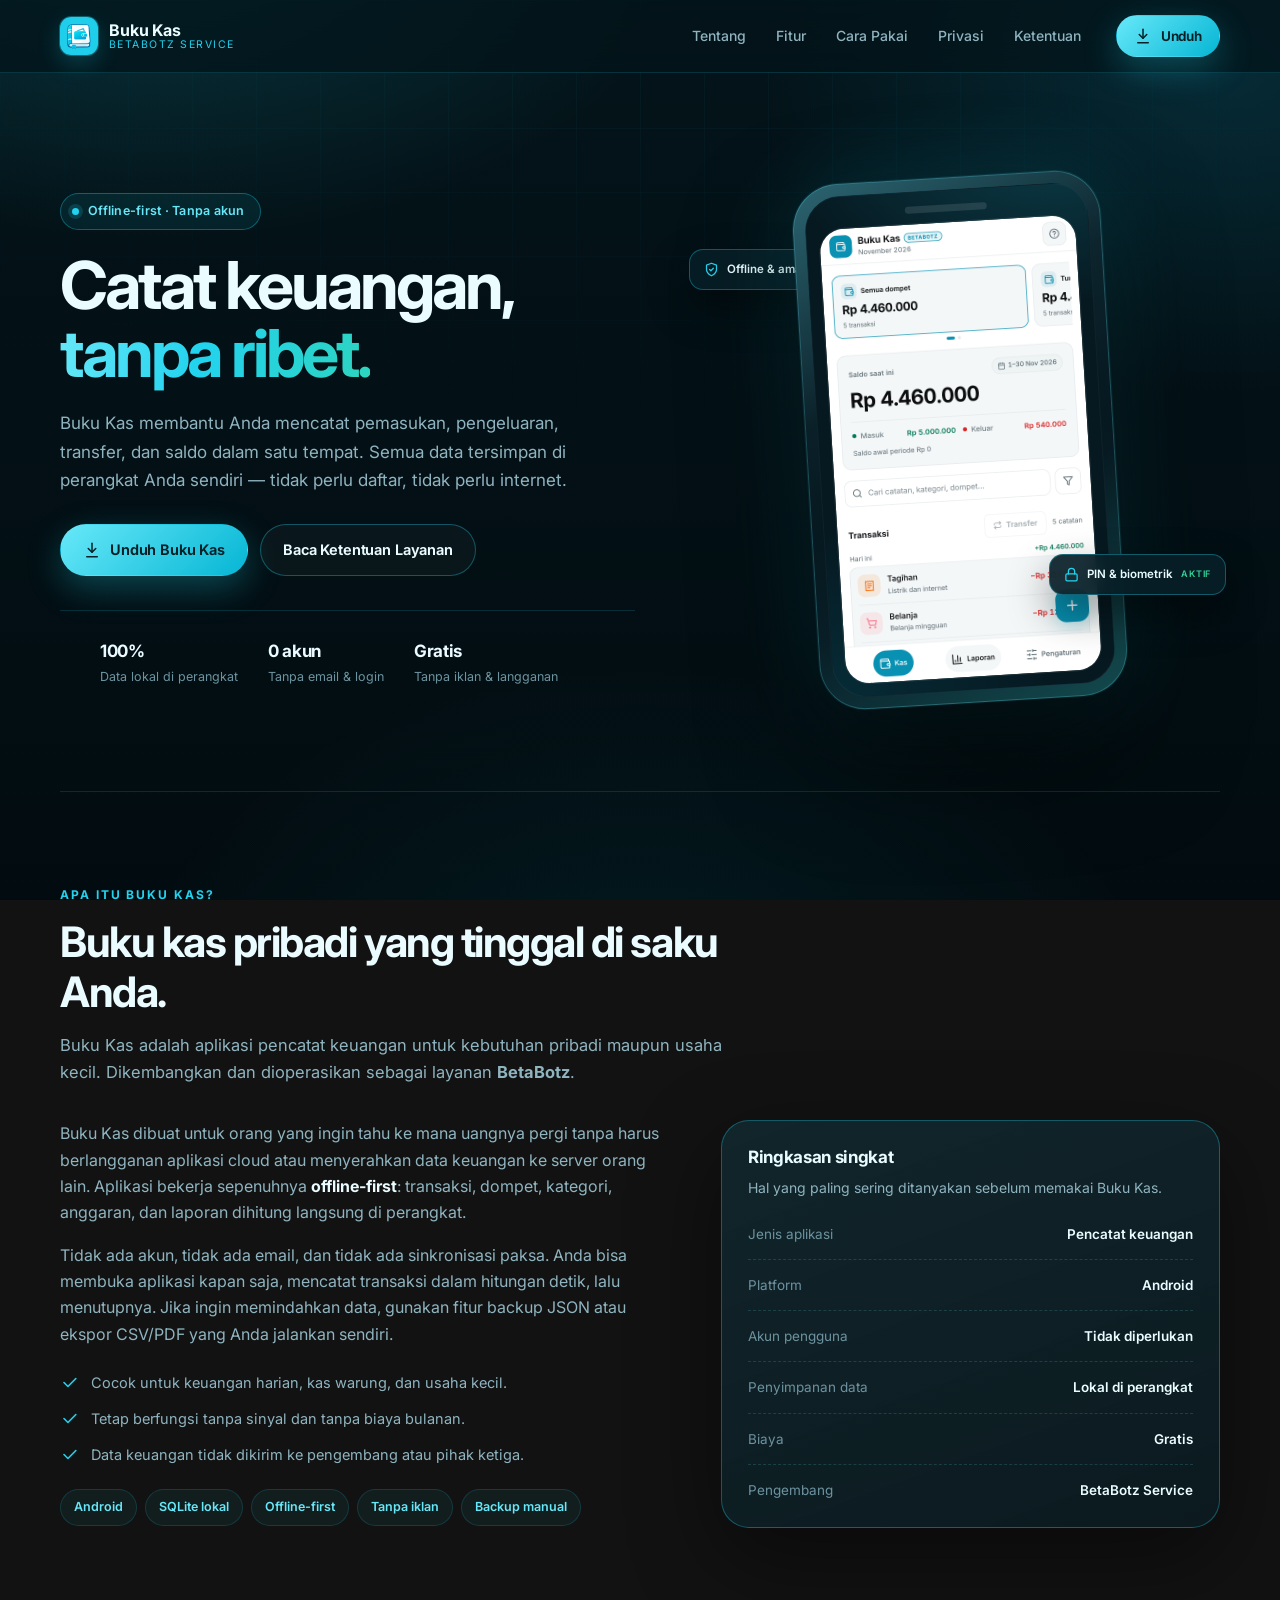
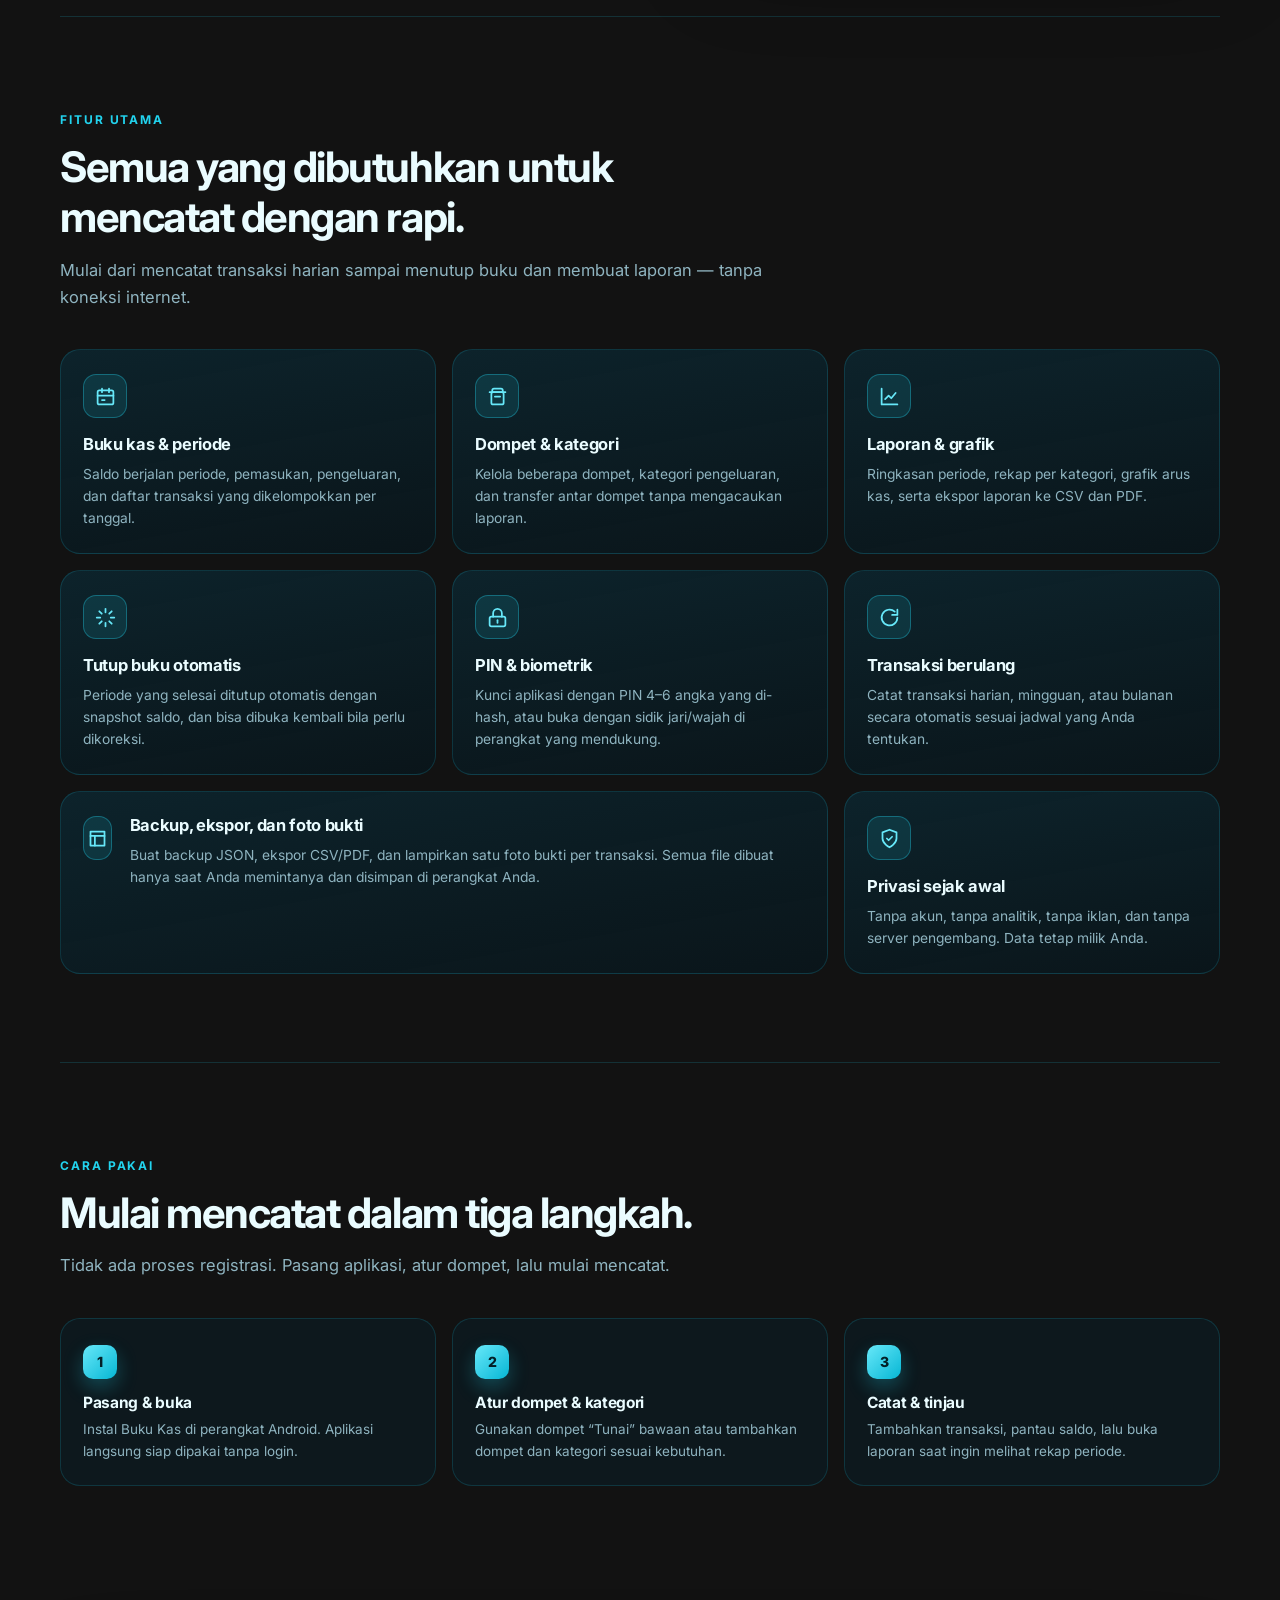
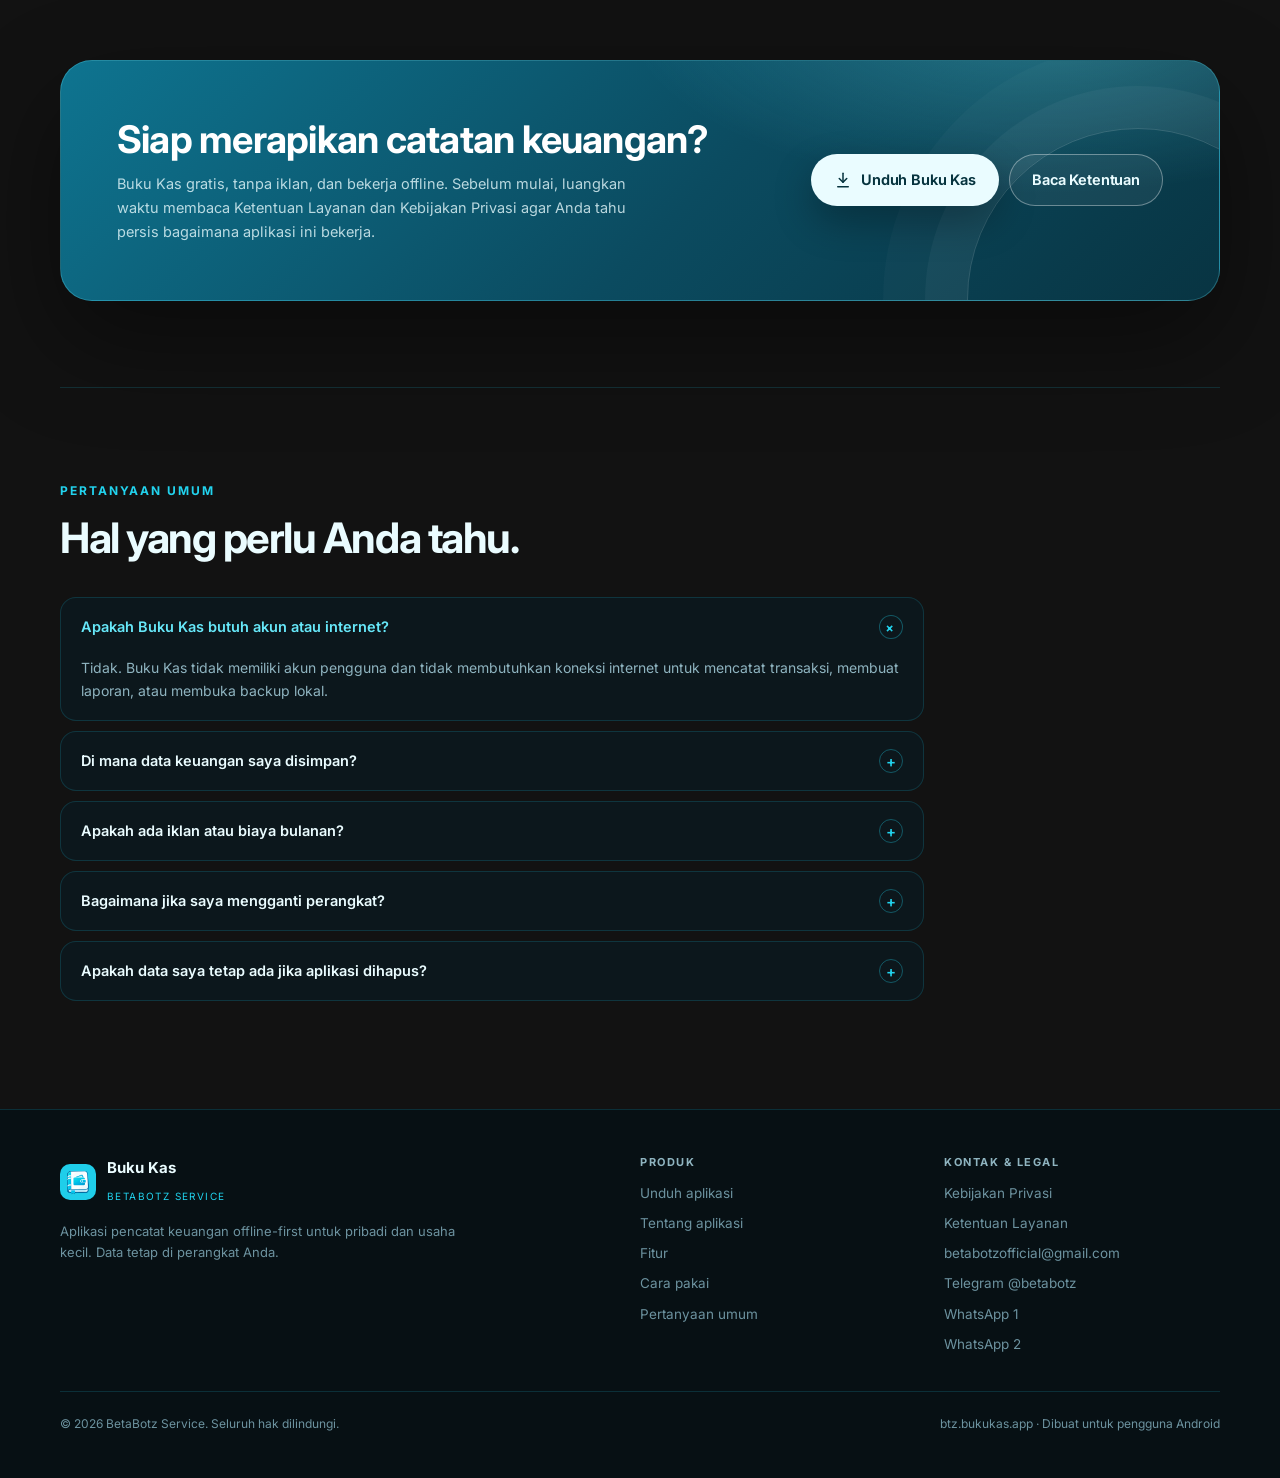
<file: index.html>
<!doctype html>
<html lang="id">
<head>
  <meta charset="utf-8">
  <meta name="viewport" content="width=device-width, initial-scale=1">
  <title>Buku Kas · BetaBotz Service — Catatan Keuangan Offline</title>
  <meta name="description" content="Buku Kas adalah aplikasi pencatat keuangan pribadi dan usaha kecil yang offline-first: tanpa akun, tanpa server, tanpa iklan. Data tersimpan di perangkat Anda.">
  <meta name="theme-color" content="#04141a">
  <link rel="icon" type="image/png" href="icon.png">
  <link rel="apple-touch-icon" href="icon.png">
  <link rel="preconnect" href="https://fonts.googleapis.com">
  <link rel="preconnect" href="https://fonts.gstatic.com" crossorigin>
  <link href="https://fonts.googleapis.com/css2?family=Inter:wght@400;500;600;700;800&display=swap" rel="stylesheet">
  <link rel="stylesheet" href="style.css">
</head>
<body>
  <a class="skip-link" href="#main">Lewati ke konten</a>

  <header class="nav">
    <div class="nav-inner">
      <a class="brand" href="index.html" aria-label="Buku Kas, kembali ke beranda">
        <img src="icon.png" alt="" width="38" height="38">
        <span class="brand-text">
          <strong>Buku Kas</strong>
          <small>BetaBotz Service</small>
        </span>
      </a>
      <nav class="nav-links" aria-label="Navigasi utama">
        <a href="#tentang">Tentang</a>
        <a href="#fitur">Fitur</a>
        <a href="#cara">Cara Pakai</a>
        <a href="privacy.html">Privasi</a>
        <a href="tos.html">Ketentuan</a>
      </nav>
      <a class="btn btn-sm" href="https://drive.google.com/drive/folders/1SwGNo3q2NDtFGDafd6779mN2FSg13SL3" target="_blank" rel="noopener">
        <svg viewBox="0 0 24 24" fill="none" stroke="currentColor" stroke-width="2" stroke-linecap="round" stroke-linejoin="round" aria-hidden="true"><path d="M12 3v12"/><path d="m7 10 5 5 5-5"/><path d="M5 21h14"/></svg>
        Unduh
      </a>
    </div>
  </header>

  <main id="main">
    <div class="container">
      <section class="hero" aria-labelledby="hero-title">
        <div class="hero-copy">
          <span class="pill"><span class="dot"></span> Offline-first · Tanpa akun</span>
          <h1 id="hero-title">Catat keuangan,<br><span class="grad">tanpa ribet.</span></h1>
          <p class="hero-lead">
            Buku Kas membantu Anda mencatat pemasukan, pengeluaran, transfer, dan saldo
            dalam satu tempat. Semua data tersimpan di perangkat Anda sendiri — tidak
            perlu daftar, tidak perlu internet.
          </p>
          <div class="hero-actions">
            <a class="btn" href="https://drive.google.com/drive/folders/1SwGNo3q2NDtFGDafd6779mN2FSg13SL3" target="_blank" rel="noopener">
              <svg viewBox="0 0 24 24" fill="none" stroke="currentColor" stroke-width="2" stroke-linecap="round" stroke-linejoin="round" aria-hidden="true"><path d="M12 3v12"/><path d="m7 10 5 5 5-5"/><path d="M5 21h14"/></svg>
              Unduh Buku Kas
            </a>
            <a class="btn btn-ghost" href="tos.html">Baca Ketentuan Layanan</a>
          </div>
          <ul class="hero-stats">
            <li><strong>100%</strong><span>Data lokal di perangkat</span></li>
            <li><strong>0 akun</strong><span>Tanpa email &amp; login</span></li>
            <li><strong>Gratis</strong><span>Tanpa iklan &amp; langganan</span></li>
          </ul>
        </div>

        <div class="hero-visual">
          <div class="float-badge b1">
            <svg viewBox="0 0 24 24" fill="none" stroke="currentColor" stroke-width="2" stroke-linecap="round" stroke-linejoin="round" aria-hidden="true"><path d="M12 22s8-4 8-10V5l-8-3-8 3v7c0 6 8 10 8 10Z"/><path d="m9 12 2 2 4-4"/></svg>
            Offline &amp; aman
          </div>

          <div class="phone" role="img" aria-label="Pratinjau tampilan aplikasi Buku Kas">
            <div class="phone-screen">
              <div class="phone-notch"></div>
              <img class="app-shot" src="dashboard.png" alt="Tangkapan layar dashboard Buku Kas" width="1080" height="1920">
            </div>
          </div>

          <div class="float-badge b2">
            <svg viewBox="0 0 24 24" fill="none" stroke="currentColor" stroke-width="2" stroke-linecap="round" stroke-linejoin="round" aria-hidden="true"><rect x="3" y="11" width="18" height="11" rx="2"/><path d="M7 11V7a5 5 0 0 1 10 0v4"/></svg>
            PIN &amp; biometrik <em>Aktif</em>
          </div>
        </div>
      </section>

      <section class="section" id="tentang" aria-labelledby="tentang-title">
        <div class="section-head">
          <span class="kicker">Apa itu Buku Kas?</span>
          <h2 id="tentang-title">Buku kas pribadi yang tinggal di saku Anda.</h2>
          <p class="section-lead">
            Buku Kas adalah aplikasi pencatat keuangan untuk kebutuhan pribadi maupun usaha
            kecil. Dikembangkan dan dioperasikan sebagai layanan <strong>BetaBotz</strong>.
          </p>
        </div>

        <div class="about-grid">
          <div class="about-copy">
            <p>
              Buku Kas dibuat untuk orang yang ingin tahu ke mana uangnya pergi tanpa harus
              berlangganan aplikasi cloud atau menyerahkan data keuangan ke server orang lain.
              Aplikasi bekerja sepenuhnya <strong>offline-first</strong>: transaksi, dompet,
              kategori, anggaran, dan laporan dihitung langsung di perangkat.
            </p>
            <p>
              Tidak ada akun, tidak ada email, dan tidak ada sinkronisasi paksa. Anda bisa
              membuka aplikasi kapan saja, mencatat transaksi dalam hitungan detik, lalu
              menutupnya. Jika ingin memindahkan data, gunakan fitur backup JSON atau ekspor
              CSV/PDF yang Anda jalankan sendiri.
            </p>
            <ul class="point-list">
              <li>
                <svg viewBox="0 0 24 24" fill="none" stroke="currentColor" stroke-width="2" stroke-linecap="round" stroke-linejoin="round" aria-hidden="true"><path d="m5 12 5 5L20 7"/></svg>
                Cocok untuk keuangan harian, kas warung, dan usaha kecil.
              </li>
              <li>
                <svg viewBox="0 0 24 24" fill="none" stroke="currentColor" stroke-width="2" stroke-linecap="round" stroke-linejoin="round" aria-hidden="true"><path d="m5 12 5 5L20 7"/></svg>
                Tetap berfungsi tanpa sinyal dan tanpa biaya bulanan.
              </li>
              <li>
                <svg viewBox="0 0 24 24" fill="none" stroke="currentColor" stroke-width="2" stroke-linecap="round" stroke-linejoin="round" aria-hidden="true"><path d="m5 12 5 5L20 7"/></svg>
                Data keuangan tidak dikirim ke pengembang atau pihak ketiga.
              </li>
            </ul>
            <div class="chip-grid">
              <span class="chip">Android</span>
              <span class="chip">SQLite lokal</span>
              <span class="chip">Offline-first</span>
              <span class="chip">Tanpa iklan</span>
              <span class="chip">Backup manual</span>
            </div>
          </div>

          <aside class="info-card" aria-label="Ringkasan aplikasi">
            <h3>Ringkasan singkat</h3>
            <p>Hal yang paling sering ditanyakan sebelum memakai Buku Kas.</p>
            <div style="margin-top: 10px">
              <div class="info-row"><span>Jenis aplikasi</span><span>Pencatat keuangan</span></div>
              <div class="info-row"><span>Platform</span><span>Android</span></div>
              <div class="info-row"><span>Akun pengguna</span><span>Tidak diperlukan</span></div>
              <div class="info-row"><span>Penyimpanan data</span><span>Lokal di perangkat</span></div>
              <div class="info-row"><span>Biaya</span><span>Gratis</span></div>
              <div class="info-row"><span>Pengembang</span><span>BetaBotz Service</span></div>
            </div>
          </aside>
        </div>
      </section>

      <section class="section" id="fitur" aria-labelledby="fitur-title">
        <div class="section-head">
          <span class="kicker">Fitur utama</span>
          <h2 id="fitur-title">Semua yang dibutuhkan untuk mencatat dengan rapi.</h2>
          <p class="section-lead">
            Mulai dari mencatat transaksi harian sampai menutup buku dan membuat laporan —
            tanpa koneksi internet.
          </p>
        </div>

        <div class="feature-grid">
          <article class="feature">
            <span class="feature-icon">
              <svg viewBox="0 0 24 24" fill="none" stroke="currentColor" stroke-width="2" stroke-linecap="round" stroke-linejoin="round" aria-hidden="true"><rect x="3" y="5" width="18" height="16" rx="2"/><path d="M8 3v4"/><path d="M16 3v4"/><path d="M3 11h18"/><path d="M8 16h3"/></svg>
            </span>
            <h3>Buku kas &amp; periode</h3>
            <p>Saldo berjalan periode, pemasukan, pengeluaran, dan daftar transaksi yang dikelompokkan per tanggal.</p>
          </article>

          <article class="feature">
            <span class="feature-icon">
              <svg viewBox="0 0 24 24" fill="none" stroke="currentColor" stroke-width="2" stroke-linecap="round" stroke-linejoin="round" aria-hidden="true"><path d="M3 7h18"/><path d="M6 7V5a2 2 0 0 1 2-2h8a2 2 0 0 1 2 2v2"/><rect x="5" y="7" width="14" height="14" rx="2"/><path d="M9 12h6"/></svg>
            </span>
            <h3>Dompet &amp; kategori</h3>
            <p>Kelola beberapa dompet, kategori pengeluaran, dan transfer antar dompet tanpa mengacaukan laporan.</p>
          </article>

          <article class="feature">
            <span class="feature-icon">
              <svg viewBox="0 0 24 24" fill="none" stroke="currentColor" stroke-width="2" stroke-linecap="round" stroke-linejoin="round" aria-hidden="true"><path d="M3 3v18h18"/><path d="m7 15 4-4 3 3 5-6"/></svg>
            </span>
            <h3>Laporan &amp; grafik</h3>
            <p>Ringkasan periode, rekap per kategori, grafik arus kas, serta ekspor laporan ke CSV dan PDF.</p>
          </article>

          <article class="feature">
            <span class="feature-icon">
              <svg viewBox="0 0 24 24" fill="none" stroke="currentColor" stroke-width="2" stroke-linecap="round" stroke-linejoin="round" aria-hidden="true"><path d="M12 2v4"/><path d="M12 18v4"/><path d="m4.9 4.9 2.8 2.8"/><path d="m16.3 16.3 2.8 2.8"/><path d="M2 12h4"/><path d="M18 12h4"/><path d="m4.9 19.1 2.8-2.8"/><path d="m16.3 7.7 2.8-2.8"/></svg>
            </span>
            <h3>Tutup buku otomatis</h3>
            <p>Periode yang selesai ditutup otomatis dengan snapshot saldo, dan bisa dibuka kembali bila perlu dikoreksi.</p>
          </article>

          <article class="feature">
            <span class="feature-icon">
              <svg viewBox="0 0 24 24" fill="none" stroke="currentColor" stroke-width="2" stroke-linecap="round" stroke-linejoin="round" aria-hidden="true"><rect x="3" y="11" width="18" height="11" rx="2"/><path d="M7 11V7a5 5 0 0 1 10 0v4"/><path d="M12 15v3"/></svg>
            </span>
            <h3>PIN &amp; biometrik</h3>
            <p>Kunci aplikasi dengan PIN 4–6 angka yang di-hash, atau buka dengan sidik jari/wajah di perangkat yang mendukung.</p>
          </article>

          <article class="feature">
            <span class="feature-icon">
              <svg viewBox="0 0 24 24" fill="none" stroke="currentColor" stroke-width="2" stroke-linecap="round" stroke-linejoin="round" aria-hidden="true"><path d="M21 12a9 9 0 1 1-3-6.7"/><path d="M21 3v6h-6"/></svg>
            </span>
            <h3>Transaksi berulang</h3>
            <p>Catat transaksi harian, mingguan, atau bulanan secara otomatis sesuai jadwal yang Anda tentukan.</p>
          </article>

          <article class="feature span-2">
            <span class="feature-icon">
              <svg viewBox="0 0 24 24" fill="none" stroke="currentColor" stroke-width="2" stroke-linecap="round" stroke-linejoin="round" aria-hidden="true"><path d="M4 4h16v16H4z"/><path d="M4 9h16"/><path d="M9 20V9"/></svg>
            </span>
            <div>
              <h3>Backup, ekspor, dan foto bukti</h3>
              <p>
                Buat backup JSON, ekspor CSV/PDF, dan lampirkan satu foto bukti per transaksi.
                Semua file dibuat hanya saat Anda memintanya dan disimpan di perangkat Anda.
              </p>
            </div>
          </article>

          <article class="feature">
            <span class="feature-icon">
              <svg viewBox="0 0 24 24" fill="none" stroke="currentColor" stroke-width="2" stroke-linecap="round" stroke-linejoin="round" aria-hidden="true"><path d="M12 22s8-4 8-10V5l-8-3-8 3v7c0 6 8 10 8 10Z"/><path d="m9 12 2 2 4-4"/></svg>
            </span>
            <h3>Privasi sejak awal</h3>
            <p>Tanpa akun, tanpa analitik, tanpa iklan, dan tanpa server pengembang. Data tetap milik Anda.</p>
          </article>
        </div>
      </section>

      <section class="section" id="cara" aria-labelledby="cara-title">
        <div class="section-head">
          <span class="kicker">Cara pakai</span>
          <h2 id="cara-title">Mulai mencatat dalam tiga langkah.</h2>
          <p class="section-lead">
            Tidak ada proses registrasi. Pasang aplikasi, atur dompet, lalu mulai mencatat.
          </p>
        </div>

        <div class="steps">
          <article class="step">
            <span class="step-no">1</span>
            <h3>Pasang &amp; buka</h3>
            <p>Instal Buku Kas di perangkat Android. Aplikasi langsung siap dipakai tanpa login.</p>
          </article>
          <article class="step">
            <span class="step-no">2</span>
            <h3>Atur dompet &amp; kategori</h3>
            <p>Gunakan dompet “Tunai” bawaan atau tambahkan dompet dan kategori sesuai kebutuhan.</p>
          </article>
          <article class="step">
            <span class="step-no">3</span>
            <h3>Catat &amp; tinjau</h3>
            <p>Tambahkan transaksi, pantau saldo, lalu buka laporan saat ingin melihat rekap periode.</p>
          </article>
        </div>
      </section>

      <section class="cta" id="unduh" aria-labelledby="unduh-title">
        <div class="cta-inner">
          <div>
            <h2 id="unduh-title">Siap merapikan catatan keuangan?</h2>
            <p>
              Buku Kas gratis, tanpa iklan, dan bekerja offline. Sebelum mulai, luangkan waktu
              membaca Ketentuan Layanan dan Kebijakan Privasi agar Anda tahu persis bagaimana
              aplikasi ini bekerja.
            </p>
          </div>
          <div class="cta-actions">
            <a class="btn" href="https://drive.google.com/drive/folders/1SwGNo3q2NDtFGDafd6779mN2FSg13SL3" target="_blank" rel="noopener">
              <svg viewBox="0 0 24 24" fill="none" stroke="currentColor" stroke-width="2" stroke-linecap="round" stroke-linejoin="round" aria-hidden="true"><path d="M12 3v12"/><path d="m7 10 5 5 5-5"/><path d="M5 21h14"/></svg>
              Unduh Buku Kas
            </a>
            <a class="btn btn-ghost" href="tos.html">Baca Ketentuan</a>
          </div>
        </div>
      </section>

      <section class="section" id="faq" aria-labelledby="faq-title">
        <div class="section-head">
          <span class="kicker">Pertanyaan umum</span>
          <h2 id="faq-title">Hal yang perlu Anda tahu.</h2>
        </div>

        <div class="faq">
          <details open>
            <summary>Apakah Buku Kas butuh akun atau internet?</summary>
            <p>
              Tidak. Buku Kas tidak memiliki akun pengguna dan tidak membutuhkan koneksi
              internet untuk mencatat transaksi, membuat laporan, atau membuka backup lokal.
            </p>
          </details>
          <details>
            <summary>Di mana data keuangan saya disimpan?</summary>
            <p>
              Semua data disimpan di database SQLite lokal di perangkat Anda. Pengembang tidak
              menerima salinan data keuangan Anda.
            </p>
          </details>
          <details>
            <summary>Apakah ada iklan atau biaya bulanan?</summary>
            <p>
              Tidak ada iklan, langganan, maupun pembelian dalam aplikasi. Buku Kas disediakan
              gratis sebagai layanan BetaBotz.
            </p>
          </details>
          <details>
            <summary>Bagaimana jika saya mengganti perangkat?</summary>
            <p>
              Buat backup JSON dari menu Pengaturan, simpan file di tempat aman, lalu pulihkan
              di perangkat baru. File foto transaksi tidak ikut dalam backup JSON.
            </p>
          </details>
          <details>
            <summary>Apakah data saya tetap ada jika aplikasi dihapus?</summary>
            <p>
              Tidak. Menghapus aplikasi atau membersihkan datanya akan menghapus database lokal.
              Simpan backup secara berkala jika data tersebut penting bagi Anda.
            </p>
          </details>
        </div>
      </section>
    </div>
  </main>

  <footer class="footer">
    <div class="container">
      <div class="footer-grid">
        <div>
          <a class="footer-brand" href="index.html">
            <img src="icon.png" alt="" width="36" height="36">
            <span><strong>Buku Kas</strong><small>BetaBotz Service</small></span>
          </a>
          <p>
            Aplikasi pencatat keuangan offline-first untuk pribadi dan usaha kecil.
            Data tetap di perangkat Anda.
          </p>
        </div>
        <div>
          <h4>Produk</h4>
          <div class="footer-links">
            <a href="https://drive.google.com/drive/folders/1SwGNo3q2NDtFGDafd6779mN2FSg13SL3" target="_blank" rel="noopener">Unduh aplikasi</a>
            <a href="#tentang">Tentang aplikasi</a>
            <a href="#fitur">Fitur</a>
            <a href="#cara">Cara pakai</a>
            <a href="#faq">Pertanyaan umum</a>
          </div>
        </div>
        <div>
          <h4>Kontak &amp; Legal</h4>
          <div class="footer-links">
            <a href="privacy.html">Kebijakan Privasi</a>
            <a href="tos.html">Ketentuan Layanan</a>
            <a href="mailto:betabotzofficial@gmail.com">betabotzofficial@gmail.com</a>
            <a href="https://t.me/betabotz" target="_blank" rel="noopener">Telegram @betabotz</a>
            <a href="https://wa.me/62882008912795" target="_blank" rel="noopener">WhatsApp 1</a>
            <a href="https://wa.me/62895423183527" target="_blank" rel="noopener">WhatsApp 2</a>
          </div>
        </div>
      </div>
      <div class="footer-bottom">
        <span>© 2026 BetaBotz Service. Seluruh hak dilindungi.</span>
        <span>btz.bukukas.app &middot; Dibuat untuk pengguna Android</span>
      </div>
    </div>
  </footer>

  <nav class="mobile-tabbar" aria-label="Navigasi bawah">
    <a class="on" href="index.html">
      <svg viewBox="0 0 24 24" fill="none" stroke="currentColor" stroke-width="2" stroke-linecap="round" stroke-linejoin="round" aria-hidden="true"><path d="m3 10 9-7 9 7v9a2 2 0 0 1-2 2H5a2 2 0 0 1-2-2Z"/></svg>
      Beranda
    </a>
    <a href="#fitur">
      <svg viewBox="0 0 24 24" fill="none" stroke="currentColor" stroke-width="2" stroke-linecap="round" stroke-linejoin="round" aria-hidden="true"><rect x="3" y="3" width="7" height="7" rx="1"/><rect x="14" y="3" width="7" height="7" rx="1"/><rect x="3" y="14" width="7" height="7" rx="1"/><rect x="14" y="14" width="7" height="7" rx="1"/></svg>
      Fitur
    </a>
    <a href="privacy.html">
      <svg viewBox="0 0 24 24" fill="none" stroke="currentColor" stroke-width="2" stroke-linecap="round" stroke-linejoin="round" aria-hidden="true"><path d="M12 22s8-4 8-10V5l-8-3-8 3v7c0 6 8 10 8 10Z"/></svg>
      Privasi
    </a>
    <a href="tos.html">
      <svg viewBox="0 0 24 24" fill="none" stroke="currentColor" stroke-width="2" stroke-linecap="round" stroke-linejoin="round" aria-hidden="true"><path d="M14 2H6a2 2 0 0 0-2 2v16a2 2 0 0 0 2 2h12a2 2 0 0 0 2-2V8Z"/><path d="M14 2v6h6"/><path d="M9 13h6"/><path d="M9 17h6"/></svg>
      Ketentuan
    </a>
  </nav>
</body>
</html>
</file>
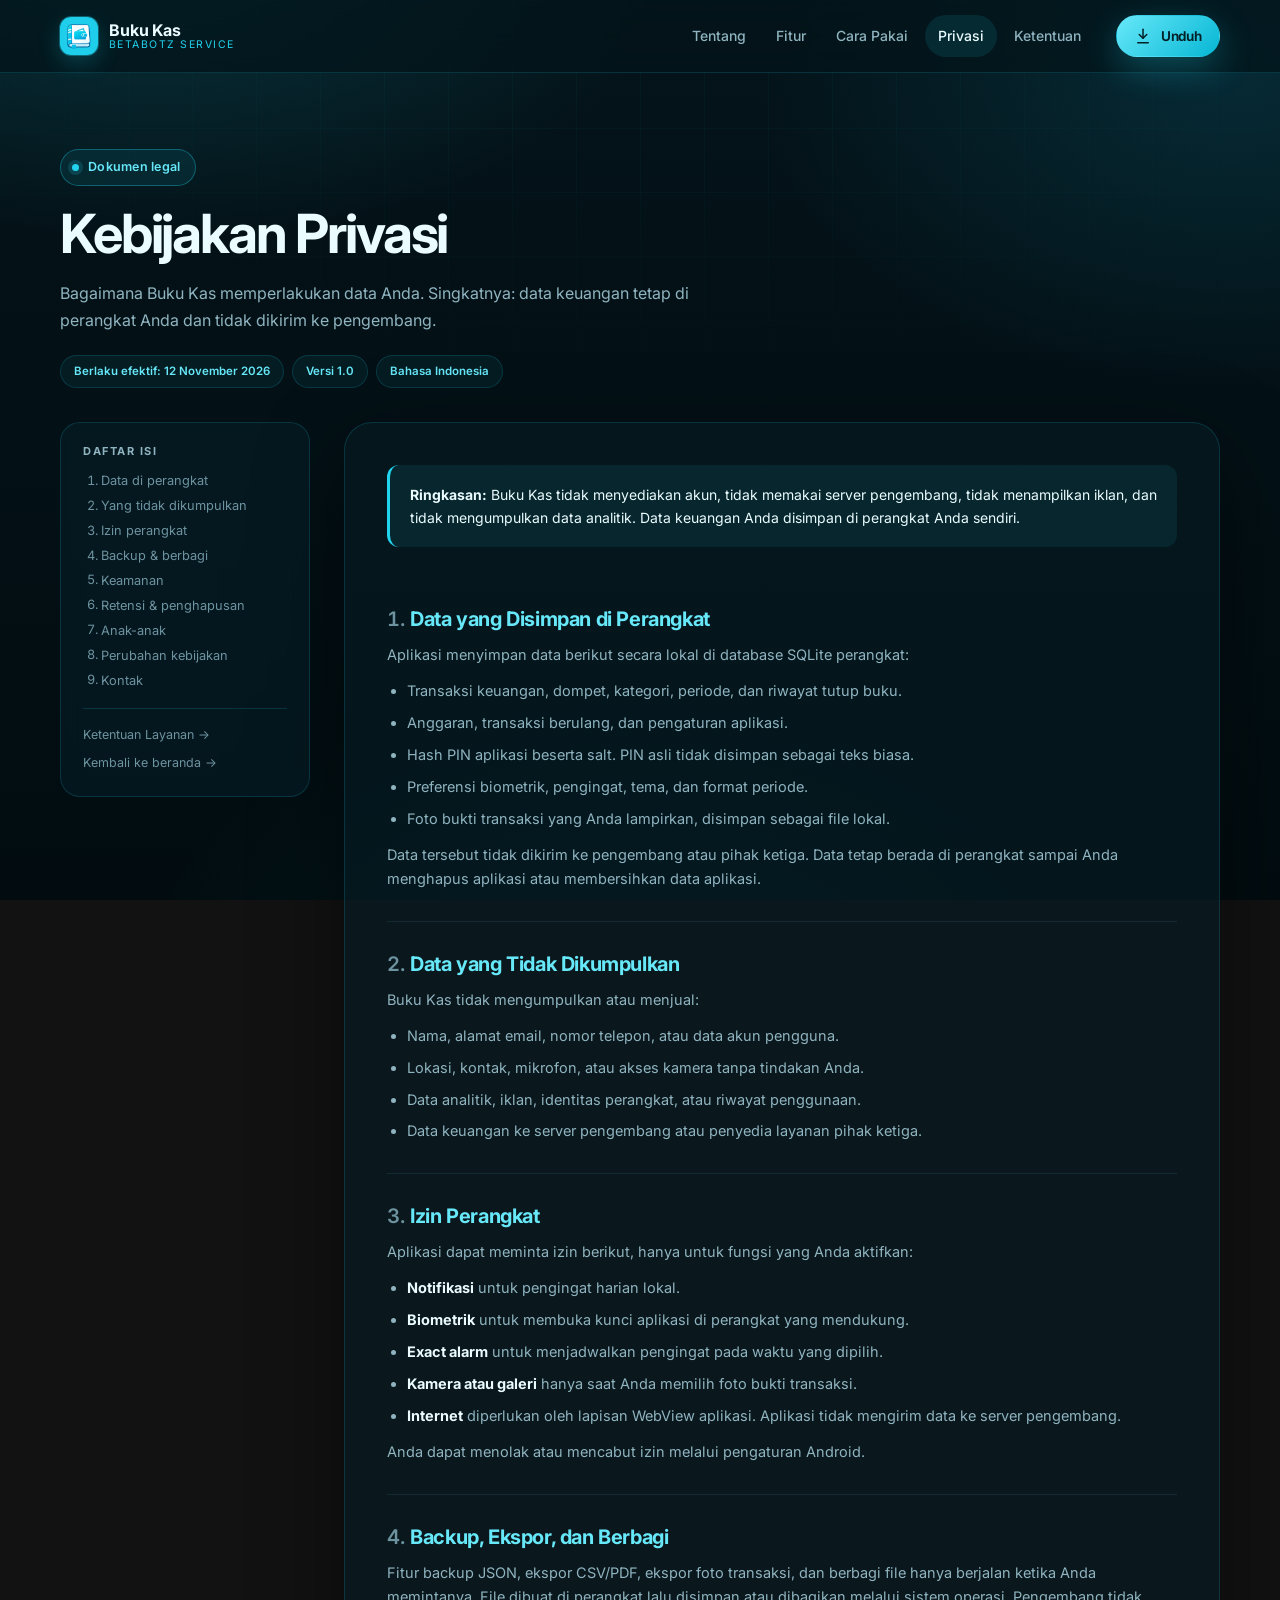
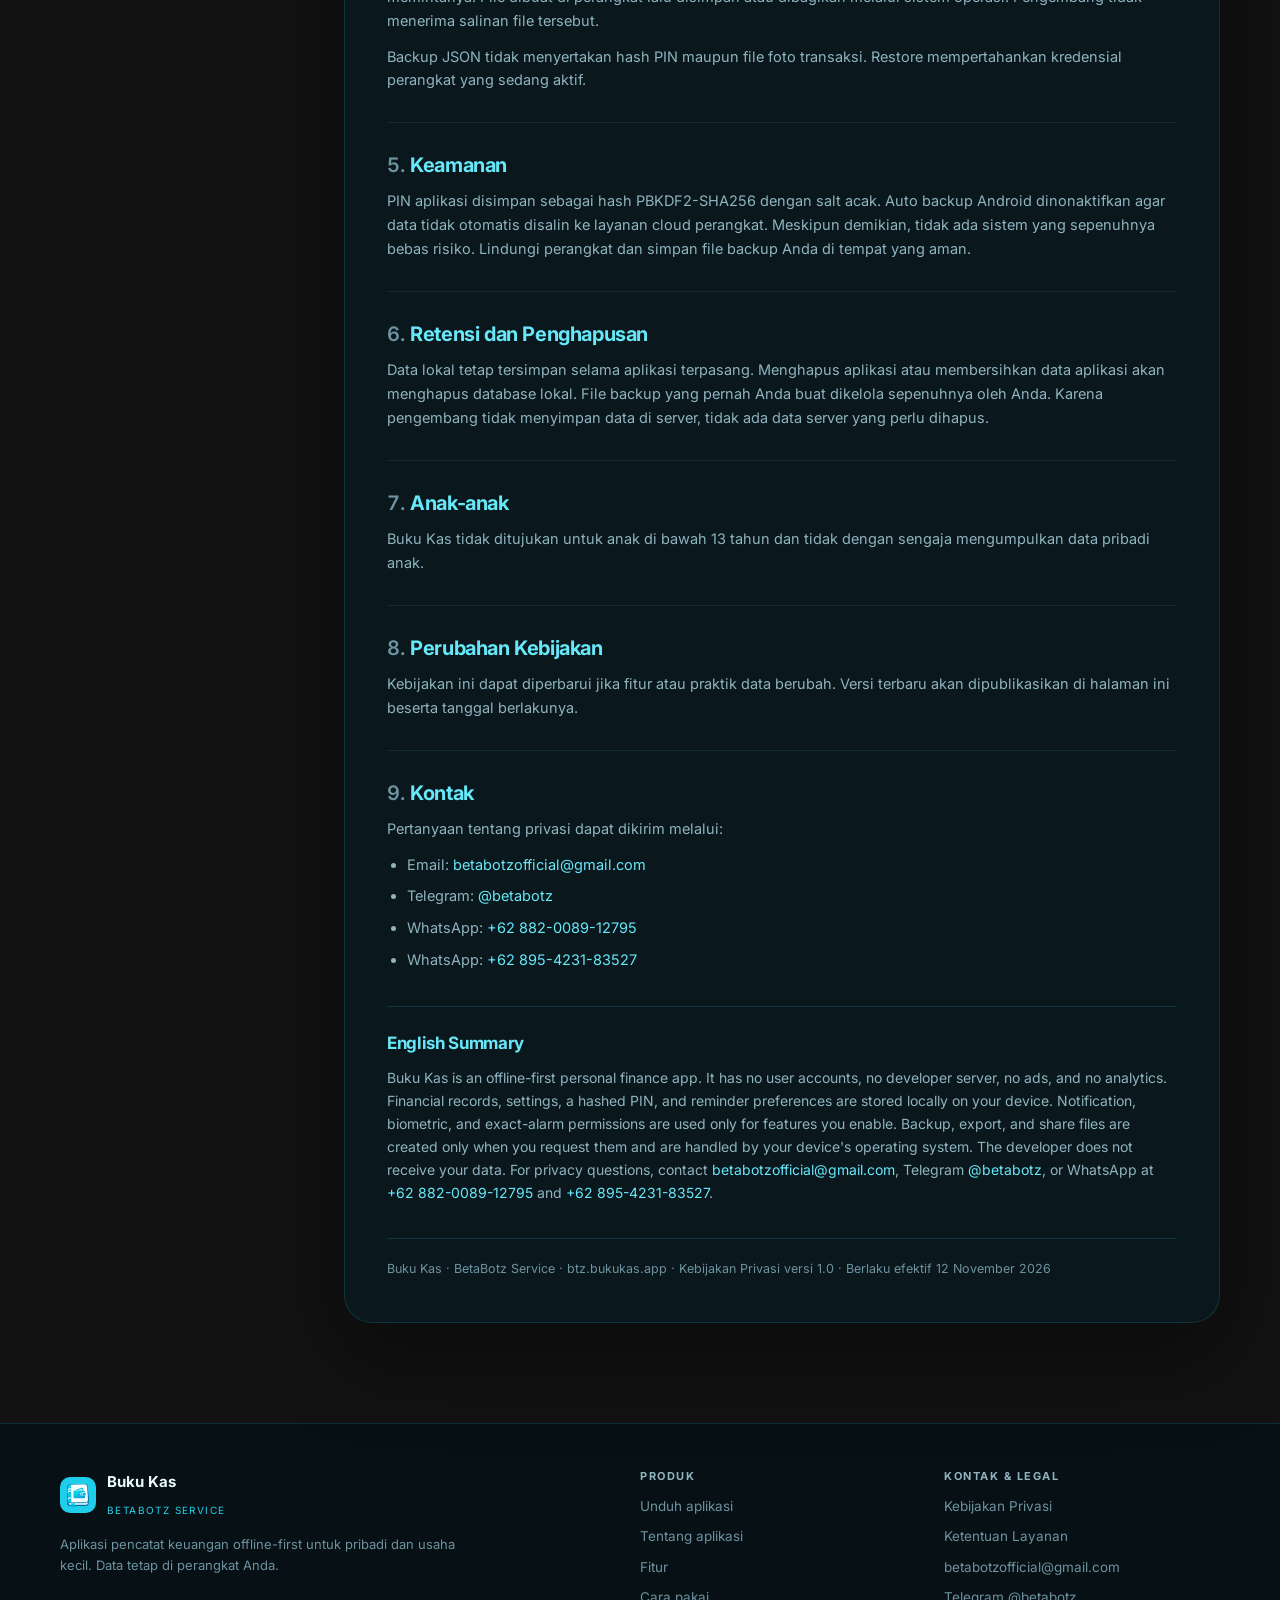
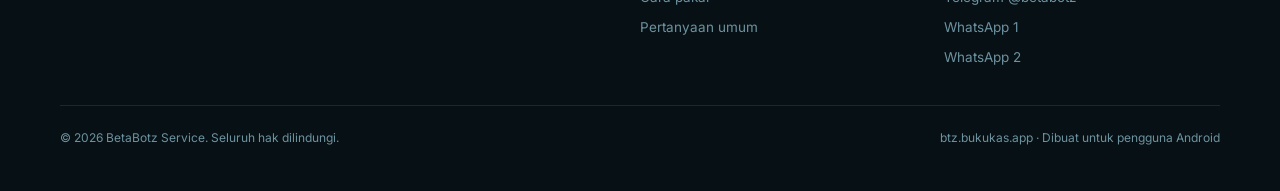
<file: privacy.html>
<!doctype html>
<html lang="id">
<head>
  <meta charset="utf-8">
  <meta name="viewport" content="width=device-width, initial-scale=1">
  <title>Kebijakan Privasi · Buku Kas · BetaBotz Service</title>
  <meta name="description" content="Kebijakan Privasi Buku Kas: aplikasi keuangan offline-first tanpa akun, tanpa server pengembang, dan tanpa analitik.">
  <meta name="theme-color" content="#04141a">
  <link rel="icon" type="image/png" href="icon.png">
  <link rel="apple-touch-icon" href="icon.png">
  <link rel="preconnect" href="https://fonts.googleapis.com">
  <link rel="preconnect" href="https://fonts.gstatic.com" crossorigin>
  <link href="https://fonts.googleapis.com/css2?family=Inter:wght@400;500;600;700;800&display=swap" rel="stylesheet">
  <link rel="stylesheet" href="style.css">
</head>
<body>
  <a class="skip-link" href="#main">Lewati ke konten</a>

  <header class="nav">
    <div class="nav-inner">
      <a class="brand" href="index.html" aria-label="Buku Kas, kembali ke beranda">
        <img src="icon.png" alt="" width="38" height="38">
        <span class="brand-text">
          <strong>Buku Kas</strong>
          <small>BetaBotz Service</small>
        </span>
      </a>
      <nav class="nav-links" aria-label="Navigasi utama">
        <a href="index.html#tentang">Tentang</a>
        <a href="index.html#fitur">Fitur</a>
        <a href="index.html#cara">Cara Pakai</a>
        <a href="privacy.html" aria-current="page">Privasi</a>
        <a href="tos.html">Ketentuan</a>
      </nav>
      <a class="btn btn-sm" href="https://drive.google.com/drive/folders/1SwGNo3q2NDtFGDafd6779mN2FSg13SL3" target="_blank" rel="noopener">
        <svg viewBox="0 0 24 24" fill="none" stroke="currentColor" stroke-width="2" stroke-linecap="round" stroke-linejoin="round" aria-hidden="true"><path d="M12 3v12"/><path d="m7 10 5 5 5-5"/><path d="M5 21h14"/></svg>
        Unduh
      </a>
    </div>
  </header>

  <main id="main">
    <div class="container">
      <div class="legal-hero">
        <span class="pill"><span class="dot"></span> Dokumen legal</span>
        <h1>Kebijakan Privasi</h1>
        <p>
          Bagaimana Buku Kas memperlakukan data Anda. Singkatnya: data keuangan tetap
          di perangkat Anda dan tidak dikirim ke pengembang.
        </p>
        <div class="legal-meta">
          <span>Berlaku efektif: 12 November 2026</span>
          <span>Versi 1.0</span>
          <span>Bahasa Indonesia</span>
        </div>
      </div>

      <div class="legal-layout">
        <aside class="toc" aria-label="Daftar isi">
          <h2>Daftar isi</h2>
          <ol>
            <li><a href="#data-lokal">Data di perangkat</a></li>
            <li><a href="#tidak-dikumpulkan">Yang tidak dikumpulkan</a></li>
            <li><a href="#izin">Izin perangkat</a></li>
            <li><a href="#backup">Backup &amp; berbagi</a></li>
            <li><a href="#keamanan">Keamanan</a></li>
            <li><a href="#retensi">Retensi &amp; penghapusan</a></li>
            <li><a href="#anak">Anak-anak</a></li>
            <li><a href="#perubahan">Perubahan kebijakan</a></li>
            <li><a href="#kontak">Kontak</a></li>
          </ol>
          <div class="toc-action">
            <a href="tos.html">Ketentuan Layanan →</a>
            <a href="index.html">Kembali ke beranda →</a>
          </div>
        </aside>

        <article class="legal">
          <div class="note">
            <strong>Ringkasan:</strong> Buku Kas tidak menyediakan akun, tidak memakai
            server pengembang, tidak menampilkan iklan, dan tidak mengumpulkan data
            analitik. Data keuangan Anda disimpan di perangkat Anda sendiri.
          </div>

          <section id="data-lokal">
            <h2><span class="num">1.</span>Data yang Disimpan di Perangkat</h2>
            <p>Aplikasi menyimpan data berikut secara lokal di database SQLite perangkat:</p>
            <ul>
              <li>Transaksi keuangan, dompet, kategori, periode, dan riwayat tutup buku.</li>
              <li>Anggaran, transaksi berulang, dan pengaturan aplikasi.</li>
              <li>Hash PIN aplikasi beserta salt. PIN asli tidak disimpan sebagai teks biasa.</li>
              <li>Preferensi biometrik, pengingat, tema, dan format periode.</li>
              <li>Foto bukti transaksi yang Anda lampirkan, disimpan sebagai file lokal.</li>
            </ul>
            <p>
              Data tersebut tidak dikirim ke pengembang atau pihak ketiga. Data tetap berada
              di perangkat sampai Anda menghapus aplikasi atau membersihkan data aplikasi.
            </p>
          </section>

          <section id="tidak-dikumpulkan">
            <h2><span class="num">2.</span>Data yang Tidak Dikumpulkan</h2>
            <p>Buku Kas tidak mengumpulkan atau menjual:</p>
            <ul>
              <li>Nama, alamat email, nomor telepon, atau data akun pengguna.</li>
              <li>Lokasi, kontak, mikrofon, atau akses kamera tanpa tindakan Anda.</li>
              <li>Data analitik, iklan, identitas perangkat, atau riwayat penggunaan.</li>
              <li>Data keuangan ke server pengembang atau penyedia layanan pihak ketiga.</li>
            </ul>
          </section>

          <section id="izin">
            <h2><span class="num">3.</span>Izin Perangkat</h2>
            <p>Aplikasi dapat meminta izin berikut, hanya untuk fungsi yang Anda aktifkan:</p>
            <ul>
              <li><strong>Notifikasi</strong> untuk pengingat harian lokal.</li>
              <li><strong>Biometrik</strong> untuk membuka kunci aplikasi di perangkat yang mendukung.</li>
              <li><strong>Exact alarm</strong> untuk menjadwalkan pengingat pada waktu yang dipilih.</li>
              <li><strong>Kamera atau galeri</strong> hanya saat Anda memilih foto bukti transaksi.</li>
              <li><strong>Internet</strong> diperlukan oleh lapisan WebView aplikasi. Aplikasi tidak mengirim data ke server pengembang.</li>
            </ul>
            <p>Anda dapat menolak atau mencabut izin melalui pengaturan Android.</p>
          </section>

          <section id="backup">
            <h2><span class="num">4.</span>Backup, Ekspor, dan Berbagi</h2>
            <p>
              Fitur backup JSON, ekspor CSV/PDF, ekspor foto transaksi, dan berbagi file hanya
              berjalan ketika Anda memintanya. File dibuat di perangkat lalu disimpan atau
              dibagikan melalui sistem operasi. Pengembang tidak menerima salinan file tersebut.
            </p>
            <p>
              Backup JSON tidak menyertakan hash PIN maupun file foto transaksi. Restore
              mempertahankan kredensial perangkat yang sedang aktif.
            </p>
          </section>

          <section id="keamanan">
            <h2><span class="num">5.</span>Keamanan</h2>
            <p>
              PIN aplikasi disimpan sebagai hash PBKDF2-SHA256 dengan salt acak. Auto backup
              Android dinonaktifkan agar data tidak otomatis disalin ke layanan cloud perangkat.
              Meskipun demikian, tidak ada sistem yang sepenuhnya bebas risiko. Lindungi
              perangkat dan simpan file backup Anda di tempat yang aman.
            </p>
          </section>

          <section id="retensi">
            <h2><span class="num">6.</span>Retensi dan Penghapusan</h2>
            <p>
              Data lokal tetap tersimpan selama aplikasi terpasang. Menghapus aplikasi atau
              membersihkan data aplikasi akan menghapus database lokal. File backup yang pernah
              Anda buat dikelola sepenuhnya oleh Anda. Karena pengembang tidak menyimpan data di
              server, tidak ada data server yang perlu dihapus.
            </p>
          </section>

          <section id="anak">
            <h2><span class="num">7.</span>Anak-anak</h2>
            <p>
              Buku Kas tidak ditujukan untuk anak di bawah 13 tahun dan tidak dengan sengaja
              mengumpulkan data pribadi anak.
            </p>
          </section>

          <section id="perubahan">
            <h2><span class="num">8.</span>Perubahan Kebijakan</h2>
            <p>
              Kebijakan ini dapat diperbarui jika fitur atau praktik data berubah. Versi terbaru
              akan dipublikasikan di halaman ini beserta tanggal berlakunya.
            </p>
          </section>

          <section id="kontak">
            <h2><span class="num">9.</span>Kontak</h2>
            <p>Pertanyaan tentang privasi dapat dikirim melalui:</p>
            <ul>
              <li>Email: <a href="mailto:betabotzofficial@gmail.com">betabotzofficial@gmail.com</a></li>
              <li>Telegram: <a href="https://t.me/betabotz" target="_blank" rel="noopener">@betabotz</a></li>
              <li>WhatsApp: <a href="https://wa.me/62882008912795" target="_blank" rel="noopener">+62 882-0089-12795</a></li>
              <li>WhatsApp: <a href="https://wa.me/62895423183527" target="_blank" rel="noopener">+62 895-4231-83527</a></li>
            </ul>
          </section>

          <div class="english">
            <h2 style="font-size: 17px">English Summary</h2>
            <p>
              Buku Kas is an offline-first personal finance app. It has no user accounts, no
              developer server, no ads, and no analytics. Financial records, settings, a hashed
              PIN, and reminder preferences are stored locally on your device. Notification,
              biometric, and exact-alarm permissions are used only for features you enable.
              Backup, export, and share files are created only when you request them and are
              handled by your device's operating system. The developer does not receive your
              data. For privacy questions, contact
              <a href="mailto:betabotzofficial@gmail.com">betabotzofficial@gmail.com</a>,
              Telegram <a href="https://t.me/betabotz" target="_blank" rel="noopener">@betabotz</a>,
              or WhatsApp at
              <a href="https://wa.me/62882008912795" target="_blank" rel="noopener">+62 882-0089-12795</a>
              and
              <a href="https://wa.me/62895423183527" target="_blank" rel="noopener">+62 895-4231-83527</a>.
            </p>
          </div>

          <div class="legal-footer">
            Buku Kas &middot; BetaBotz Service &middot; btz.bukukas.app &middot; Kebijakan
            Privasi versi 1.0 &middot; Berlaku efektif 12 November 2026
          </div>
        </article>
      </div>
    </div>
  </main>

  <footer class="footer">
    <div class="container">
      <div class="footer-grid">
        <div>
          <a class="footer-brand" href="index.html">
            <img src="icon.png" alt="" width="36" height="36">
            <span><strong>Buku Kas</strong><small>BetaBotz Service</small></span>
          </a>
          <p>
            Aplikasi pencatat keuangan offline-first untuk pribadi dan usaha kecil.
            Data tetap di perangkat Anda.
          </p>
        </div>
        <div>
          <h4>Produk</h4>
          <div class="footer-links">
            <a href="https://drive.google.com/drive/folders/1SwGNo3q2NDtFGDafd6779mN2FSg13SL3" target="_blank" rel="noopener">Unduh aplikasi</a>
            <a href="index.html#tentang">Tentang aplikasi</a>
            <a href="index.html#fitur">Fitur</a>
            <a href="index.html#cara">Cara pakai</a>
            <a href="index.html#faq">Pertanyaan umum</a>
          </div>
        </div>
        <div>
          <h4>Kontak &amp; Legal</h4>
          <div class="footer-links">
            <a href="privacy.html">Kebijakan Privasi</a>
            <a href="tos.html">Ketentuan Layanan</a>
            <a href="mailto:betabotzofficial@gmail.com">betabotzofficial@gmail.com</a>
            <a href="https://t.me/betabotz" target="_blank" rel="noopener">Telegram @betabotz</a>
            <a href="https://wa.me/62882008912795" target="_blank" rel="noopener">WhatsApp 1</a>
            <a href="https://wa.me/62895423183527" target="_blank" rel="noopener">WhatsApp 2</a>
          </div>
        </div>
      </div>
      <div class="footer-bottom">
        <span>© 2026 BetaBotz Service. Seluruh hak dilindungi.</span>
        <span>btz.bukukas.app &middot; Dibuat untuk pengguna Android</span>
      </div>
    </div>
  </footer>

  <nav class="mobile-tabbar" aria-label="Navigasi bawah">
    <a href="index.html">
      <svg viewBox="0 0 24 24" fill="none" stroke="currentColor" stroke-width="2" stroke-linecap="round" stroke-linejoin="round" aria-hidden="true"><path d="m3 10 9-7 9 7v9a2 2 0 0 1-2 2H5a2 2 0 0 1-2-2Z"/></svg>
      Beranda
    </a>
    <a href="index.html#fitur">
      <svg viewBox="0 0 24 24" fill="none" stroke="currentColor" stroke-width="2" stroke-linecap="round" stroke-linejoin="round" aria-hidden="true"><rect x="3" y="3" width="7" height="7" rx="1"/><rect x="14" y="3" width="7" height="7" rx="1"/><rect x="3" y="14" width="7" height="7" rx="1"/><rect x="14" y="14" width="7" height="7" rx="1"/></svg>
      Fitur
    </a>
    <a class="on" href="privacy.html">
      <svg viewBox="0 0 24 24" fill="none" stroke="currentColor" stroke-width="2" stroke-linecap="round" stroke-linejoin="round" aria-hidden="true"><path d="M12 22s8-4 8-10V5l-8-3-8 3v7c0 6 8 10 8 10Z"/></svg>
      Privasi
    </a>
    <a href="tos.html">
      <svg viewBox="0 0 24 24" fill="none" stroke="currentColor" stroke-width="2" stroke-linecap="round" stroke-linejoin="round" aria-hidden="true"><path d="M14 2H6a2 2 0 0 0-2 2v16a2 2 0 0 0 2 2h12a2 2 0 0 0 2-2V8Z"/><path d="M14 2v6h6"/><path d="M9 13h6"/><path d="M9 17h6"/></svg>
      Ketentuan
    </a>
  </nav>
</body>
</html>
</file>
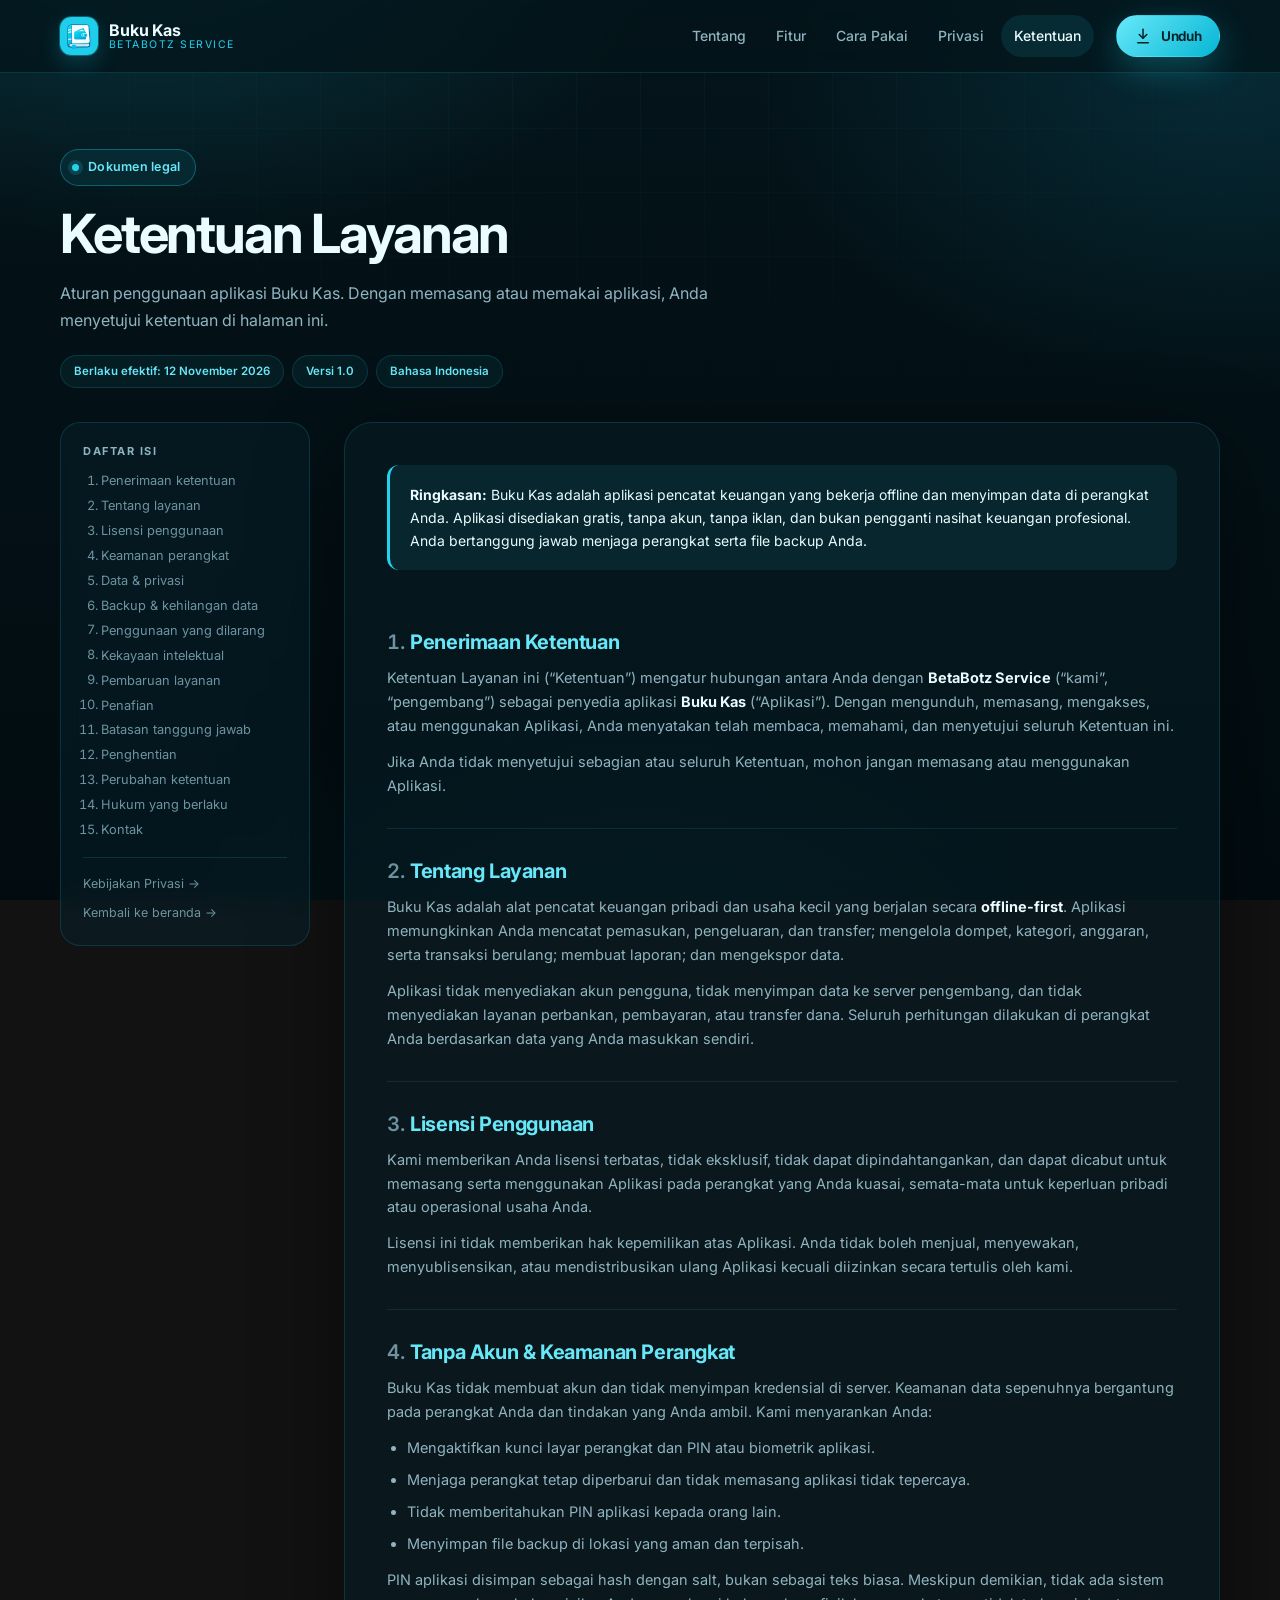
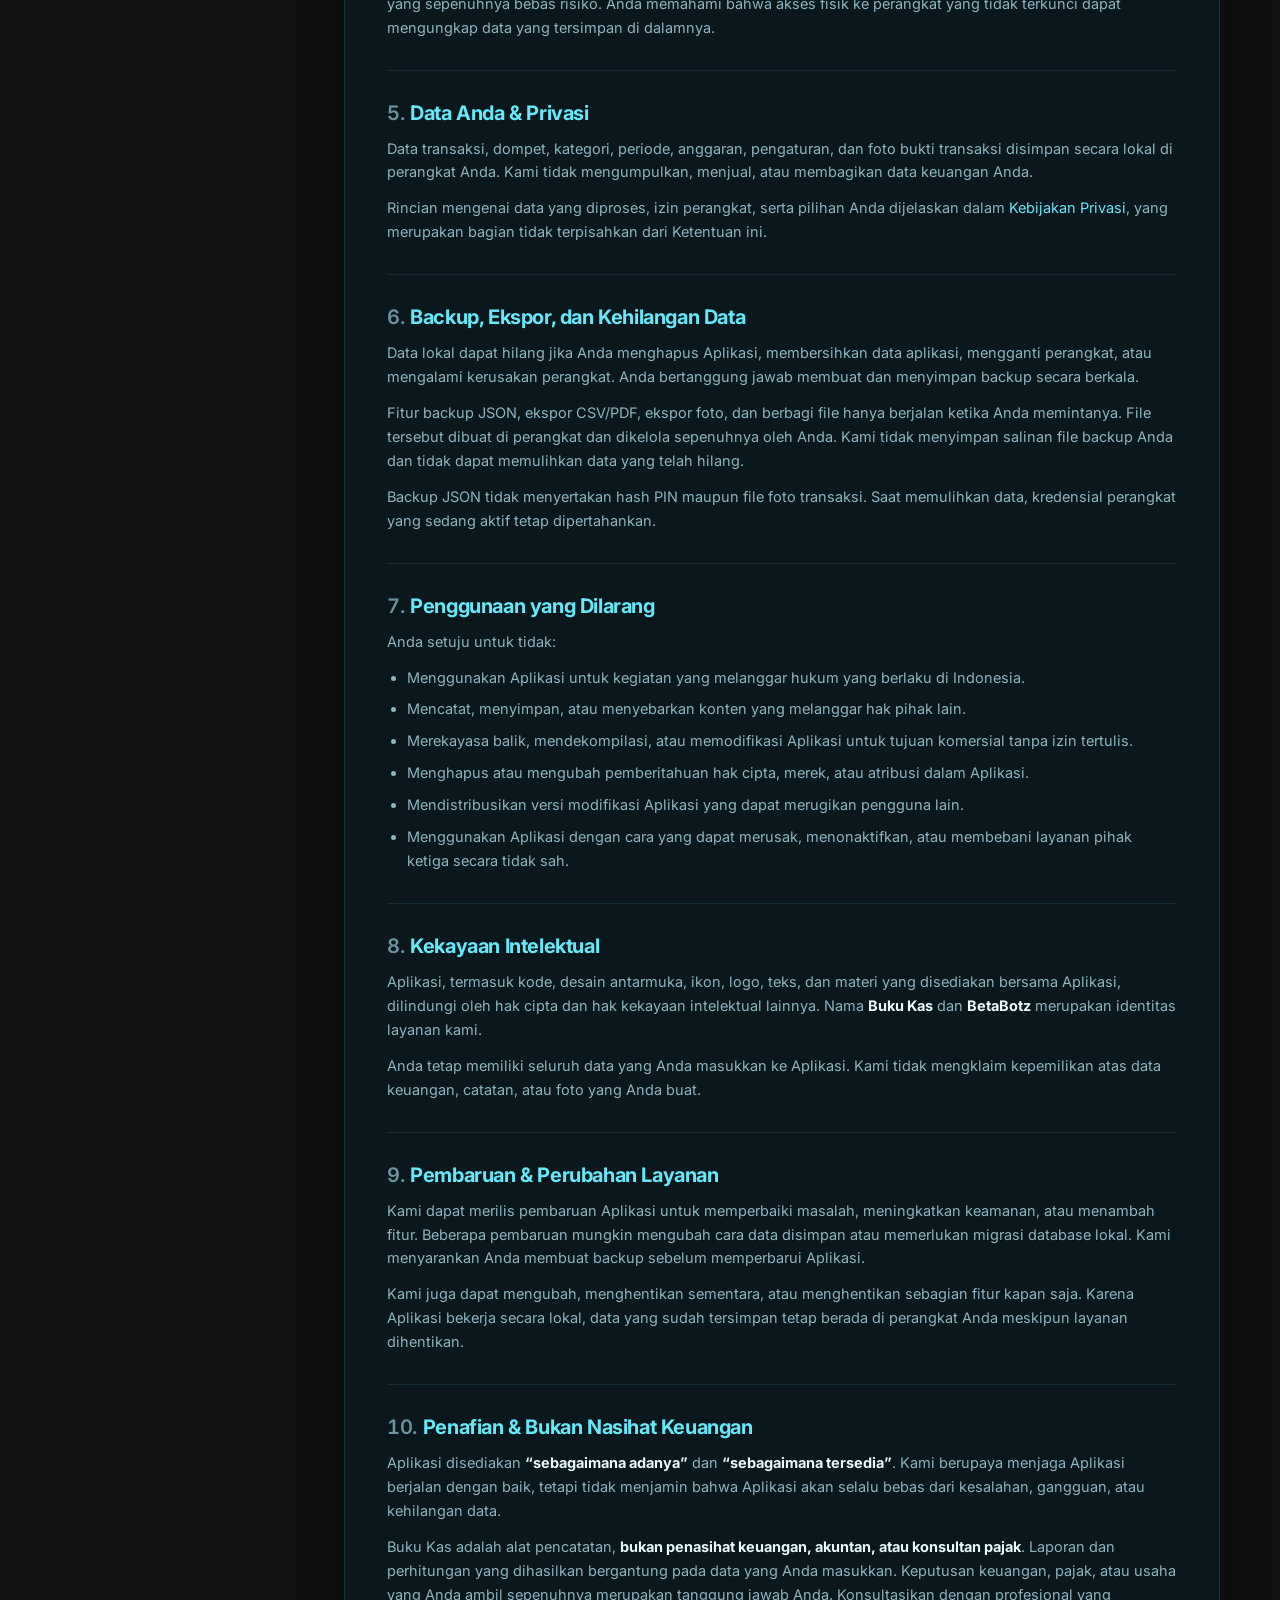
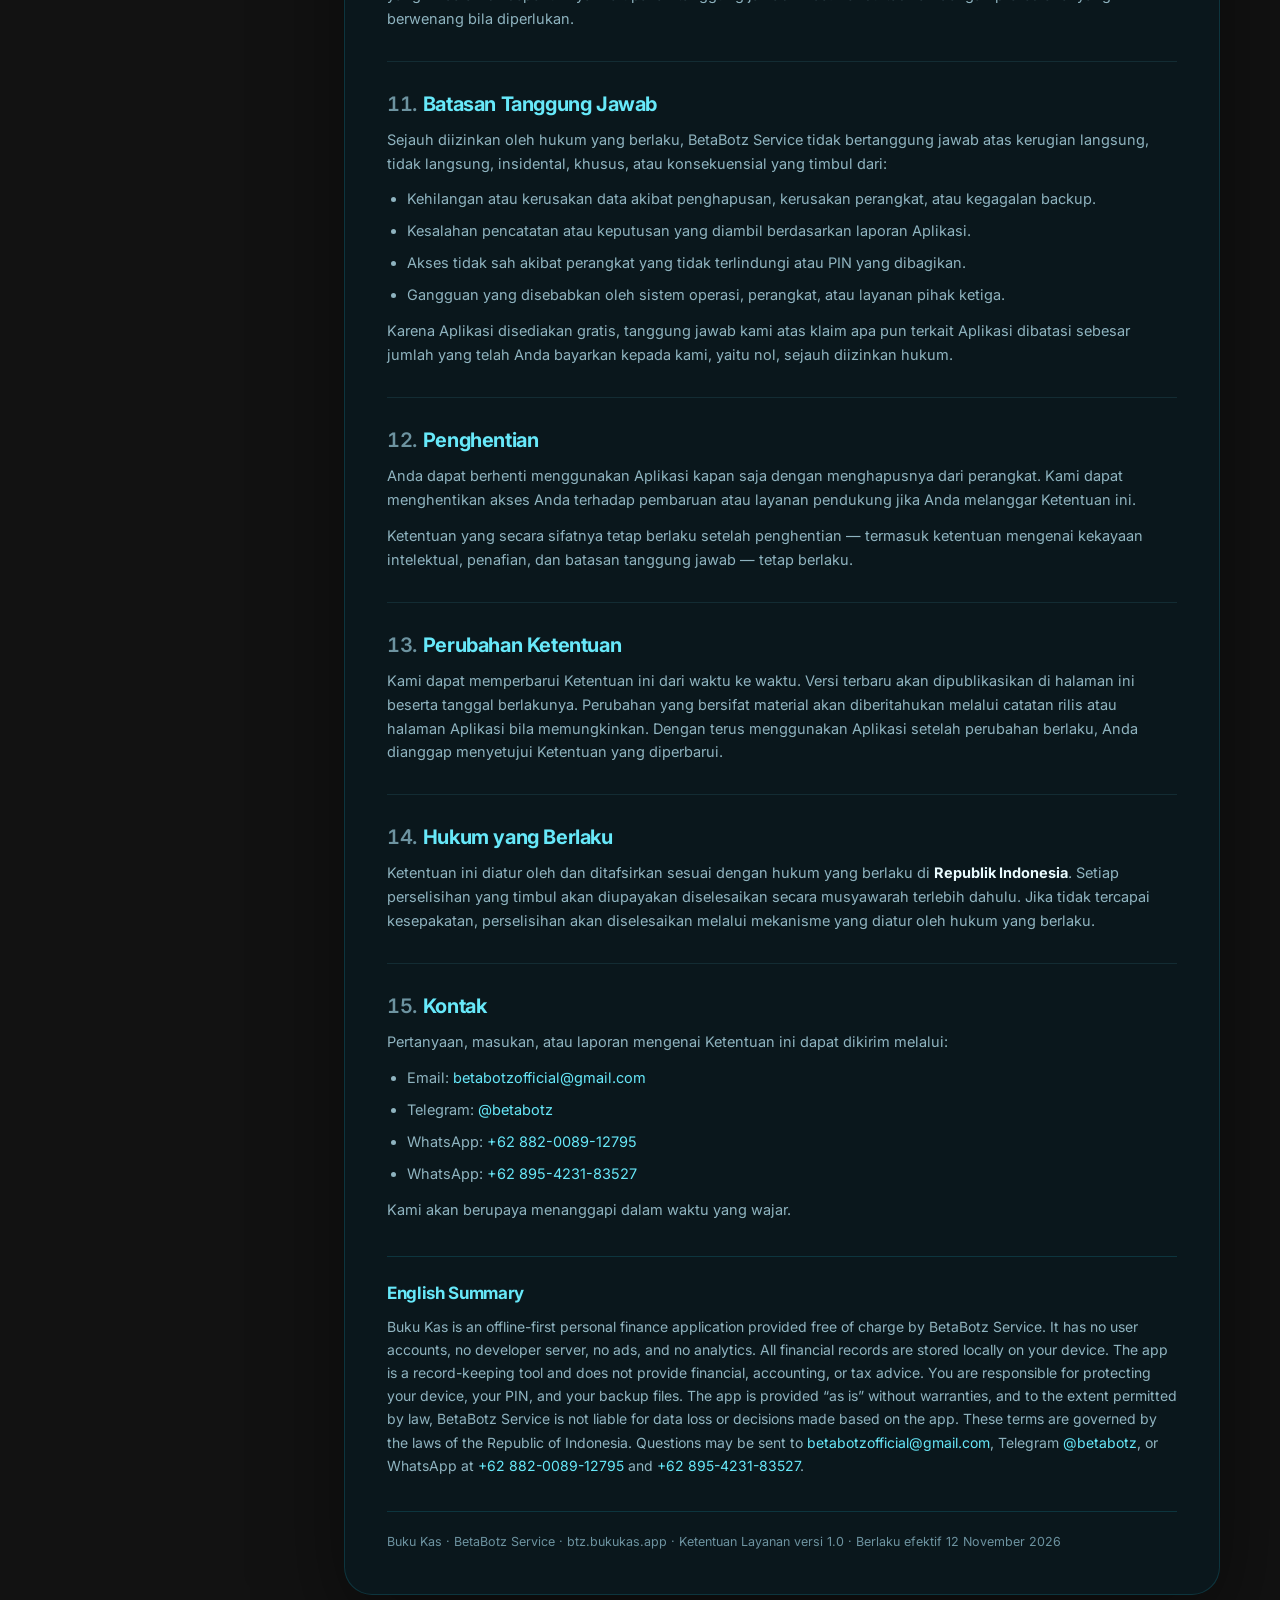
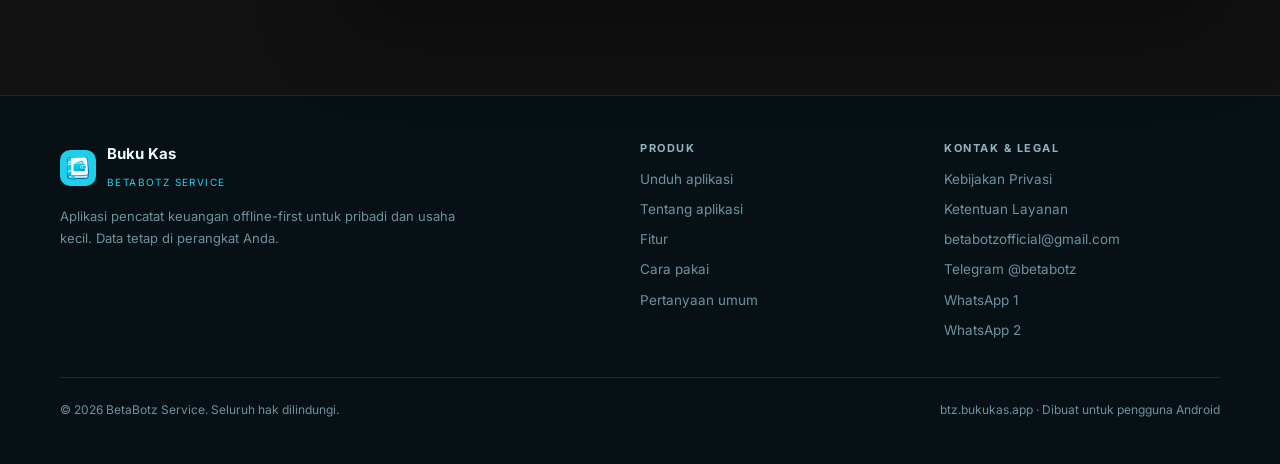
<file: tos.html>
<!doctype html>
<html lang="id">
<head>
  <meta charset="utf-8">
  <meta name="viewport" content="width=device-width, initial-scale=1">
  <title>Ketentuan Layanan · Buku Kas · BetaBotz Service</title>
  <meta name="description" content="Ketentuan Layanan Buku Kas, aplikasi pencatat keuangan offline-first dari BetaBotz Service.">
  <meta name="theme-color" content="#04141a">
  <link rel="icon" type="image/png" href="icon.png">
  <link rel="apple-touch-icon" href="icon.png">
  <link rel="preconnect" href="https://fonts.googleapis.com">
  <link rel="preconnect" href="https://fonts.gstatic.com" crossorigin>
  <link href="https://fonts.googleapis.com/css2?family=Inter:wght@400;500;600;700;800&display=swap" rel="stylesheet">
  <link rel="stylesheet" href="style.css">
</head>
<body>
  <a class="skip-link" href="#main">Lewati ke konten</a>

  <header class="nav">
    <div class="nav-inner">
      <a class="brand" href="index.html" aria-label="Buku Kas, kembali ke beranda">
        <img src="icon.png" alt="" width="38" height="38">
        <span class="brand-text">
          <strong>Buku Kas</strong>
          <small>BetaBotz Service</small>
        </span>
      </a>
      <nav class="nav-links" aria-label="Navigasi utama">
        <a href="index.html#tentang">Tentang</a>
        <a href="index.html#fitur">Fitur</a>
        <a href="index.html#cara">Cara Pakai</a>
        <a href="privacy.html">Privasi</a>
        <a href="tos.html" aria-current="page">Ketentuan</a>
      </nav>
      <a class="btn btn-sm" href="https://drive.google.com/drive/folders/1SwGNo3q2NDtFGDafd6779mN2FSg13SL3" target="_blank" rel="noopener">
        <svg viewBox="0 0 24 24" fill="none" stroke="currentColor" stroke-width="2" stroke-linecap="round" stroke-linejoin="round" aria-hidden="true"><path d="M12 3v12"/><path d="m7 10 5 5 5-5"/><path d="M5 21h14"/></svg>
        Unduh
      </a>
    </div>
  </header>

  <main id="main">
    <div class="container">
      <div class="legal-hero">
        <span class="pill"><span class="dot"></span> Dokumen legal</span>
        <h1>Ketentuan Layanan</h1>
        <p>
          Aturan penggunaan aplikasi Buku Kas. Dengan memasang atau memakai aplikasi,
          Anda menyetujui ketentuan di halaman ini.
        </p>
        <div class="legal-meta">
          <span>Berlaku efektif: 12 November 2026</span>
          <span>Versi 1.0</span>
          <span>Bahasa Indonesia</span>
        </div>
      </div>

      <div class="legal-layout">
        <aside class="toc" aria-label="Daftar isi">
          <h2>Daftar isi</h2>
          <ol>
            <li><a href="#penerimaan">Penerimaan ketentuan</a></li>
            <li><a href="#layanan">Tentang layanan</a></li>
            <li><a href="#lisensi">Lisensi penggunaan</a></li>
            <li><a href="#keamanan">Keamanan perangkat</a></li>
            <li><a href="#privasi">Data &amp; privasi</a></li>
            <li><a href="#backup">Backup &amp; kehilangan data</a></li>
            <li><a href="#larangan">Penggunaan yang dilarang</a></li>
            <li><a href="#haki">Kekayaan intelektual</a></li>
            <li><a href="#pembaruan">Pembaruan layanan</a></li>
            <li><a href="#penafian">Penafian</a></li>
            <li><a href="#tanggung-jawab">Batasan tanggung jawab</a></li>
            <li><a href="#penghentian">Penghentian</a></li>
            <li><a href="#perubahan">Perubahan ketentuan</a></li>
            <li><a href="#hukum">Hukum yang berlaku</a></li>
            <li><a href="#kontak">Kontak</a></li>
          </ol>
          <div class="toc-action">
            <a href="privacy.html">Kebijakan Privasi →</a>
            <a href="index.html">Kembali ke beranda →</a>
          </div>
        </aside>

        <article class="legal">
          <div class="note">
            <strong>Ringkasan:</strong> Buku Kas adalah aplikasi pencatat keuangan yang
            bekerja offline dan menyimpan data di perangkat Anda. Aplikasi disediakan
            gratis, tanpa akun, tanpa iklan, dan bukan pengganti nasihat keuangan
            profesional. Anda bertanggung jawab menjaga perangkat serta file backup Anda.
          </div>

          <section id="penerimaan">
            <h2><span class="num">1.</span>Penerimaan Ketentuan</h2>
            <p>
              Ketentuan Layanan ini (“Ketentuan”) mengatur hubungan antara Anda dengan
              <strong>BetaBotz Service</strong> (“kami”, “pengembang”) sebagai penyedia
              aplikasi <strong>Buku Kas</strong> (“Aplikasi”). Dengan mengunduh, memasang,
              mengakses, atau menggunakan Aplikasi, Anda menyatakan telah membaca, memahami,
              dan menyetujui seluruh Ketentuan ini.
            </p>
            <p>
              Jika Anda tidak menyetujui sebagian atau seluruh Ketentuan, mohon jangan
              memasang atau menggunakan Aplikasi.
            </p>
          </section>

          <section id="layanan">
            <h2><span class="num">2.</span>Tentang Layanan</h2>
            <p>
              Buku Kas adalah alat pencatat keuangan pribadi dan usaha kecil yang berjalan
              secara <strong>offline-first</strong>. Aplikasi memungkinkan Anda mencatat
              pemasukan, pengeluaran, dan transfer; mengelola dompet, kategori, anggaran,
              serta transaksi berulang; membuat laporan; dan mengekspor data.
            </p>
            <p>
              Aplikasi tidak menyediakan akun pengguna, tidak menyimpan data ke server
              pengembang, dan tidak menyediakan layanan perbankan, pembayaran, atau transfer
              dana. Seluruh perhitungan dilakukan di perangkat Anda berdasarkan data yang
              Anda masukkan sendiri.
            </p>
          </section>

          <section id="lisensi">
            <h2><span class="num">3.</span>Lisensi Penggunaan</h2>
            <p>
              Kami memberikan Anda lisensi terbatas, tidak eksklusif, tidak dapat
              dipindahtangankan, dan dapat dicabut untuk memasang serta menggunakan Aplikasi
              pada perangkat yang Anda kuasai, semata-mata untuk keperluan pribadi atau
              operasional usaha Anda.
            </p>
            <p>
              Lisensi ini tidak memberikan hak kepemilikan atas Aplikasi. Anda tidak boleh
              menjual, menyewakan, menyublisensikan, atau mendistribusikan ulang Aplikasi
              kecuali diizinkan secara tertulis oleh kami.
            </p>
          </section>

          <section id="keamanan">
            <h2><span class="num">4.</span>Tanpa Akun &amp; Keamanan Perangkat</h2>
            <p>
              Buku Kas tidak membuat akun dan tidak menyimpan kredensial di server. Keamanan
              data sepenuhnya bergantung pada perangkat Anda dan tindakan yang Anda ambil.
              Kami menyarankan Anda:
            </p>
            <ul>
              <li>Mengaktifkan kunci layar perangkat dan PIN atau biometrik aplikasi.</li>
              <li>Menjaga perangkat tetap diperbarui dan tidak memasang aplikasi tidak tepercaya.</li>
              <li>Tidak memberitahukan PIN aplikasi kepada orang lain.</li>
              <li>Menyimpan file backup di lokasi yang aman dan terpisah.</li>
            </ul>
            <p>
              PIN aplikasi disimpan sebagai hash dengan salt, bukan sebagai teks biasa.
              Meskipun demikian, tidak ada sistem yang sepenuhnya bebas risiko. Anda
              memahami bahwa akses fisik ke perangkat yang tidak terkunci dapat
              mengungkap data yang tersimpan di dalamnya.
            </p>
          </section>

          <section id="privasi">
            <h2><span class="num">5.</span>Data Anda &amp; Privasi</h2>
            <p>
              Data transaksi, dompet, kategori, periode, anggaran, pengaturan, dan foto
              bukti transaksi disimpan secara lokal di perangkat Anda. Kami tidak
              mengumpulkan, menjual, atau membagikan data keuangan Anda.
            </p>
            <p>
              Rincian mengenai data yang diproses, izin perangkat, serta pilihan Anda
              dijelaskan dalam <a href="privacy.html">Kebijakan Privasi</a>, yang merupakan
              bagian tidak terpisahkan dari Ketentuan ini.
            </p>
          </section>

          <section id="backup">
            <h2><span class="num">6.</span>Backup, Ekspor, dan Kehilangan Data</h2>
            <p>
              Data lokal dapat hilang jika Anda menghapus Aplikasi, membersihkan data
              aplikasi, mengganti perangkat, atau mengalami kerusakan perangkat. Anda
              bertanggung jawab membuat dan menyimpan backup secara berkala.
            </p>
            <p>
              Fitur backup JSON, ekspor CSV/PDF, ekspor foto, dan berbagi file hanya berjalan
              ketika Anda memintanya. File tersebut dibuat di perangkat dan dikelola
              sepenuhnya oleh Anda. Kami tidak menyimpan salinan file backup Anda dan tidak
              dapat memulihkan data yang telah hilang.
            </p>
            <p>
              Backup JSON tidak menyertakan hash PIN maupun file foto transaksi. Saat
              memulihkan data, kredensial perangkat yang sedang aktif tetap dipertahankan.
            </p>
          </section>

          <section id="larangan">
            <h2><span class="num">7.</span>Penggunaan yang Dilarang</h2>
            <p>Anda setuju untuk tidak:</p>
            <ul>
              <li>Menggunakan Aplikasi untuk kegiatan yang melanggar hukum yang berlaku di Indonesia.</li>
              <li>Mencatat, menyimpan, atau menyebarkan konten yang melanggar hak pihak lain.</li>
              <li>Merekayasa balik, mendekompilasi, atau memodifikasi Aplikasi untuk tujuan komersial tanpa izin tertulis.</li>
              <li>Menghapus atau mengubah pemberitahuan hak cipta, merek, atau atribusi dalam Aplikasi.</li>
              <li>Mendistribusikan versi modifikasi Aplikasi yang dapat merugikan pengguna lain.</li>
              <li>Menggunakan Aplikasi dengan cara yang dapat merusak, menonaktifkan, atau membebani layanan pihak ketiga secara tidak sah.</li>
            </ul>
          </section>

          <section id="haki">
            <h2><span class="num">8.</span>Kekayaan Intelektual</h2>
            <p>
              Aplikasi, termasuk kode, desain antarmuka, ikon, logo, teks, dan materi yang
              disediakan bersama Aplikasi, dilindungi oleh hak cipta dan hak kekayaan
              intelektual lainnya. Nama <strong>Buku Kas</strong> dan <strong>BetaBotz</strong>
              merupakan identitas layanan kami.
            </p>
            <p>
              Anda tetap memiliki seluruh data yang Anda masukkan ke Aplikasi. Kami tidak
              mengklaim kepemilikan atas data keuangan, catatan, atau foto yang Anda buat.
            </p>
          </section>

          <section id="pembaruan">
            <h2><span class="num">9.</span>Pembaruan &amp; Perubahan Layanan</h2>
            <p>
              Kami dapat merilis pembaruan Aplikasi untuk memperbaiki masalah, meningkatkan
              keamanan, atau menambah fitur. Beberapa pembaruan mungkin mengubah cara data
              disimpan atau memerlukan migrasi database lokal. Kami menyarankan Anda membuat
              backup sebelum memperbarui Aplikasi.
            </p>
            <p>
              Kami juga dapat mengubah, menghentikan sementara, atau menghentikan sebagian
              fitur kapan saja. Karena Aplikasi bekerja secara lokal, data yang sudah
              tersimpan tetap berada di perangkat Anda meskipun layanan dihentikan.
            </p>
          </section>

          <section id="penafian">
            <h2><span class="num">10.</span>Penafian &amp; Bukan Nasihat Keuangan</h2>
            <p>
              Aplikasi disediakan <strong>“sebagaimana adanya”</strong> dan
              <strong>“sebagaimana tersedia”</strong>. Kami berupaya menjaga Aplikasi
              berjalan dengan baik, tetapi tidak menjamin bahwa Aplikasi akan selalu bebas
              dari kesalahan, gangguan, atau kehilangan data.
            </p>
            <p>
              Buku Kas adalah alat pencatatan, <strong>bukan penasihat keuangan, akuntan,
              atau konsultan pajak</strong>. Laporan dan perhitungan yang dihasilkan
              bergantung pada data yang Anda masukkan. Keputusan keuangan, pajak, atau
              usaha yang Anda ambil sepenuhnya merupakan tanggung jawab Anda. Konsultasikan
              dengan profesional yang berwenang bila diperlukan.
            </p>
          </section>

          <section id="tanggung-jawab">
            <h2><span class="num">11.</span>Batasan Tanggung Jawab</h2>
            <p>
              Sejauh diizinkan oleh hukum yang berlaku, BetaBotz Service tidak bertanggung
              jawab atas kerugian langsung, tidak langsung, insidental, khusus, atau
              konsekuensial yang timbul dari:
            </p>
            <ul>
              <li>Kehilangan atau kerusakan data akibat penghapusan, kerusakan perangkat, atau kegagalan backup.</li>
              <li>Kesalahan pencatatan atau keputusan yang diambil berdasarkan laporan Aplikasi.</li>
              <li>Akses tidak sah akibat perangkat yang tidak terlindungi atau PIN yang dibagikan.</li>
              <li>Gangguan yang disebabkan oleh sistem operasi, perangkat, atau layanan pihak ketiga.</li>
            </ul>
            <p>
              Karena Aplikasi disediakan gratis, tanggung jawab kami atas klaim apa pun
              terkait Aplikasi dibatasi sebesar jumlah yang telah Anda bayarkan kepada kami,
              yaitu nol, sejauh diizinkan hukum.
            </p>
          </section>

          <section id="penghentian">
            <h2><span class="num">12.</span>Penghentian</h2>
            <p>
              Anda dapat berhenti menggunakan Aplikasi kapan saja dengan menghapusnya dari
              perangkat. Kami dapat menghentikan akses Anda terhadap pembaruan atau layanan
              pendukung jika Anda melanggar Ketentuan ini.
            </p>
            <p>
              Ketentuan yang secara sifatnya tetap berlaku setelah penghentian — termasuk
              ketentuan mengenai kekayaan intelektual, penafian, dan batasan tanggung jawab —
              tetap berlaku.
            </p>
          </section>

          <section id="perubahan">
            <h2><span class="num">13.</span>Perubahan Ketentuan</h2>
            <p>
              Kami dapat memperbarui Ketentuan ini dari waktu ke waktu. Versi terbaru akan
              dipublikasikan di halaman ini beserta tanggal berlakunya. Perubahan yang
              bersifat material akan diberitahukan melalui catatan rilis atau halaman
              Aplikasi bila memungkinkan. Dengan terus menggunakan Aplikasi setelah
              perubahan berlaku, Anda dianggap menyetujui Ketentuan yang diperbarui.
            </p>
          </section>

          <section id="hukum">
            <h2><span class="num">14.</span>Hukum yang Berlaku</h2>
            <p>
              Ketentuan ini diatur oleh dan ditafsirkan sesuai dengan hukum yang berlaku di
              <strong>Republik Indonesia</strong>. Setiap perselisihan yang timbul akan
              diupayakan diselesaikan secara musyawarah terlebih dahulu. Jika tidak
              tercapai kesepakatan, perselisihan akan diselesaikan melalui mekanisme yang
              diatur oleh hukum yang berlaku.
            </p>
          </section>

          <section id="kontak">
            <h2><span class="num">15.</span>Kontak</h2>
            <p>
              Pertanyaan, masukan, atau laporan mengenai Ketentuan ini dapat dikirim melalui:
            </p>
            <ul>
              <li>Email: <a href="mailto:betabotzofficial@gmail.com">betabotzofficial@gmail.com</a></li>
              <li>Telegram: <a href="https://t.me/betabotz" target="_blank" rel="noopener">@betabotz</a></li>
              <li>WhatsApp: <a href="https://wa.me/62882008912795" target="_blank" rel="noopener">+62 882-0089-12795</a></li>
              <li>WhatsApp: <a href="https://wa.me/62895423183527" target="_blank" rel="noopener">+62 895-4231-83527</a></li>
            </ul>
            <p>Kami akan berupaya menanggapi dalam waktu yang wajar.</p>
          </section>

          <div class="english">
            <h2 style="font-size: 17px">English Summary</h2>
            <p>
              Buku Kas is an offline-first personal finance application provided free of
              charge by BetaBotz Service. It has no user accounts, no developer server, no
              ads, and no analytics. All financial records are stored locally on your device.
              The app is a record-keeping tool and does not provide financial, accounting,
              or tax advice. You are responsible for protecting your device, your PIN, and
              your backup files. The app is provided “as is” without warranties, and to the
              extent permitted by law, BetaBotz Service is not liable for data loss or
              decisions made based on the app. These terms are governed by the laws of the
              Republic of Indonesia. Questions may be sent to
              <a href="mailto:betabotzofficial@gmail.com">betabotzofficial@gmail.com</a>,
              Telegram <a href="https://t.me/betabotz" target="_blank" rel="noopener">@betabotz</a>,
              or WhatsApp at
              <a href="https://wa.me/62882008912795" target="_blank" rel="noopener">+62 882-0089-12795</a>
              and
              <a href="https://wa.me/62895423183527" target="_blank" rel="noopener">+62 895-4231-83527</a>.
            </p>
          </div>

          <div class="legal-footer">
            Buku Kas &middot; BetaBotz Service &middot; btz.bukukas.app &middot; Ketentuan
            Layanan versi 1.0 &middot; Berlaku efektif 12 November 2026
          </div>
        </article>
      </div>
    </div>
  </main>

  <footer class="footer">
    <div class="container">
      <div class="footer-grid">
        <div>
          <a class="footer-brand" href="index.html">
            <img src="icon.png" alt="" width="36" height="36">
            <span><strong>Buku Kas</strong><small>BetaBotz Service</small></span>
          </a>
          <p>
            Aplikasi pencatat keuangan offline-first untuk pribadi dan usaha kecil.
            Data tetap di perangkat Anda.
          </p>
        </div>
        <div>
          <h4>Produk</h4>
          <div class="footer-links">
            <a href="https://drive.google.com/drive/folders/1SwGNo3q2NDtFGDafd6779mN2FSg13SL3" target="_blank" rel="noopener">Unduh aplikasi</a>
            <a href="index.html#tentang">Tentang aplikasi</a>
            <a href="index.html#fitur">Fitur</a>
            <a href="index.html#cara">Cara pakai</a>
            <a href="index.html#faq">Pertanyaan umum</a>
          </div>
        </div>
        <div>
          <h4>Kontak &amp; Legal</h4>
          <div class="footer-links">
            <a href="privacy.html">Kebijakan Privasi</a>
            <a href="tos.html">Ketentuan Layanan</a>
            <a href="mailto:betabotzofficial@gmail.com">betabotzofficial@gmail.com</a>
            <a href="https://t.me/betabotz" target="_blank" rel="noopener">Telegram @betabotz</a>
            <a href="https://wa.me/62882008912795" target="_blank" rel="noopener">WhatsApp 1</a>
            <a href="https://wa.me/62895423183527" target="_blank" rel="noopener">WhatsApp 2</a>
          </div>
        </div>
      </div>
      <div class="footer-bottom">
        <span>© 2026 BetaBotz Service. Seluruh hak dilindungi.</span>
        <span>btz.bukukas.app &middot; Dibuat untuk pengguna Android</span>
      </div>
    </div>
  </footer>

  <nav class="mobile-tabbar" aria-label="Navigasi bawah">
    <a href="index.html">
      <svg viewBox="0 0 24 24" fill="none" stroke="currentColor" stroke-width="2" stroke-linecap="round" stroke-linejoin="round" aria-hidden="true"><path d="m3 10 9-7 9 7v9a2 2 0 0 1-2 2H5a2 2 0 0 1-2-2Z"/></svg>
      Beranda
    </a>
    <a href="index.html#fitur">
      <svg viewBox="0 0 24 24" fill="none" stroke="currentColor" stroke-width="2" stroke-linecap="round" stroke-linejoin="round" aria-hidden="true"><rect x="3" y="3" width="7" height="7" rx="1"/><rect x="14" y="3" width="7" height="7" rx="1"/><rect x="3" y="14" width="7" height="7" rx="1"/><rect x="14" y="14" width="7" height="7" rx="1"/></svg>
      Fitur
    </a>
    <a href="privacy.html">
      <svg viewBox="0 0 24 24" fill="none" stroke="currentColor" stroke-width="2" stroke-linecap="round" stroke-linejoin="round" aria-hidden="true"><path d="M12 22s8-4 8-10V5l-8-3-8 3v7c0 6 8 10 8 10Z"/></svg>
      Privasi
    </a>
    <a class="on" href="tos.html">
      <svg viewBox="0 0 24 24" fill="none" stroke="currentColor" stroke-width="2" stroke-linecap="round" stroke-linejoin="round" aria-hidden="true"><path d="M14 2H6a2 2 0 0 0-2 2v16a2 2 0 0 0 2 2h12a2 2 0 0 0 2-2V8Z"/><path d="M14 2v6h6"/><path d="M9 13h6"/><path d="M9 17h6"/></svg>
      Ketentuan
    </a>
  </nav>
</body>
</html>
</file>
<file: style.css>
:root {
  color-scheme: dark;
  --bg: #04141a;
  --bg-deep: #020c10;
  --panel: rgba(9, 32, 41, 0.72);
  --panel-solid: #0a2029;
  --panel-soft: rgba(13, 45, 56, 0.55);
  --line: rgba(34, 211, 238, 0.16);
  --line-strong: rgba(34, 211, 238, 0.34);
  --text: #eafcff;
  --muted: #8fb4c0;
  --muted-dim: #6d93a0;
  --cyan: #22d3ee;
  --cyan-2: #06b6d4;
  --cyan-3: #67e8f9;
  --cyan-deep: #0e7490;
  --green: #34d399;
  --rose: #fb7185;
  --amber: #fbbf24;
  --radius-sm: 12px;
  --radius: 20px;
  --radius-lg: 28px;
  --shadow: 0 30px 90px rgb(0 0 0 / 45%);
  --glow: 0 0 0 1px var(--line), 0 24px 70px rgb(6 182 212 / 14%);
  --font: "Inter", ui-sans-serif, system-ui, -apple-system, "Segoe UI", Roboto, sans-serif;
}

* {
  box-sizing: border-box;
}

html {
  scroll-behavior: smooth;
  scroll-padding-top: 96px;
}

body {
  margin: 0;
  min-height: 100vh;
  background:
    radial-gradient(900px 520px at 12% -8%, rgba(34, 211, 238, 0.18), transparent 60%),
    radial-gradient(760px 520px at 96% 8%, rgba(14, 116, 144, 0.24), transparent 62%),
    radial-gradient(900px 700px at 50% 120%, rgba(6, 182, 212, 0.1), transparent 60%),
    linear-gradient(180deg, var(--bg) 0%, var(--bg-deep) 100%);
  background-attachment: fixed;
  color: var(--text);
  font-family: var(--font);
  font-size: 16px;
  line-height: 1.65;
  -webkit-font-smoothing: antialiased;
}

body::before {
  content: "";
  position: fixed;
  inset: 0;
  pointer-events: none;
  z-index: 0;
  background-image:
    linear-gradient(rgba(34, 211, 238, 0.045) 1px, transparent 1px),
    linear-gradient(90deg, rgba(34, 211, 238, 0.045) 1px, transparent 1px);
  background-size: 64px 64px;
  mask-image: radial-gradient(ellipse 90% 60% at 50% 0%, #000 10%, transparent 78%);
}

img {
  max-width: 100%;
  display: block;
}

a {
  color: var(--cyan-3);
  text-decoration: none;
}

a:hover {
  color: var(--cyan);
}

h1, h2, h3, h4 {
  margin: 0;
  line-height: 1.2;
  letter-spacing: -0.02em;
}

p {
  margin: 0;
}

ul {
  margin: 0;
}

::selection {
  background: rgba(34, 211, 238, 0.3);
  color: #fff;
}

.skip-link {
  position: absolute;
  left: 16px;
  top: -80px;
  z-index: 100;
  padding: 10px 16px;
  border-radius: 10px;
  background: var(--cyan);
  color: #032027;
  font-weight: 700;
  transition: top 0.2s ease;
}

.skip-link:focus {
  top: 16px;
}

.container {
  width: min(1160px, calc(100% - 40px));
  margin-inline: auto;
  position: relative;
  z-index: 1;
}

.nav {
  position: sticky;
  top: 0;
  z-index: 50;
  backdrop-filter: blur(18px);
  -webkit-backdrop-filter: blur(18px);
  background: rgba(4, 20, 26, 0.72);
  border-bottom: 1px solid var(--line);
}

.nav-inner {
  width: min(1160px, calc(100% - 40px));
  margin-inline: auto;
  min-height: 72px;
  display: flex;
  align-items: center;
  gap: 22px;
}

.brand {
  display: inline-flex;
  align-items: center;
  gap: 11px;
  color: var(--text);
  margin-right: auto;
}

.brand:hover {
  color: var(--text);
}

.brand img {
  width: 38px;
  height: 38px;
  border-radius: 11px;
  box-shadow: 0 0 0 1px var(--line-strong), 0 8px 22px rgba(34, 211, 238, 0.22);
}

.brand-text {
  display: flex;
  flex-direction: column;
  line-height: 1.15;
}

.brand-text strong {
  font-size: 16px;
  letter-spacing: -0.01em;
}

.brand-text small {
  font-size: 10.5px;
  letter-spacing: 0.14em;
  text-transform: uppercase;
  color: var(--cyan);
}

.nav-links {
  display: flex;
  align-items: center;
  gap: 4px;
}

.nav-links a {
  padding: 9px 13px;
  border-radius: 999px;
  color: var(--muted);
  font-size: 14px;
  font-weight: 500;
  transition: color 0.18s ease, background 0.18s ease;
}

.nav-links a:hover,
.nav-links a[aria-current="page"] {
  color: var(--text);
  background: rgba(34, 211, 238, 0.1);
}

.btn {
  display: inline-flex;
  align-items: center;
  justify-content: center;
  gap: 9px;
  padding: 13px 22px;
  border: 1px solid transparent;
  border-radius: 999px;
  font: inherit;
  font-size: 14.5px;
  font-weight: 650;
  letter-spacing: -0.01em;
  color: #032027;
  background: linear-gradient(135deg, var(--cyan-3), var(--cyan-2));
  box-shadow: 0 12px 34px rgba(34, 211, 238, 0.28);
  cursor: pointer;
  transition: transform 0.18s ease, box-shadow 0.18s ease, background 0.18s ease;
}

.btn:hover {
  color: #032027;
  transform: translateY(-2px);
  box-shadow: 0 18px 44px rgba(34, 211, 238, 0.36);
}

.btn:active {
  transform: translateY(0);
}

.btn svg {
  width: 18px;
  height: 18px;
}

.btn-ghost {
  color: var(--text);
  background: rgba(255, 255, 255, 0.03);
  border-color: var(--line-strong);
  box-shadow: none;
}

.btn-ghost:hover {
  color: var(--text);
  background: rgba(34, 211, 238, 0.09);
  box-shadow: 0 12px 30px rgba(0, 0, 0, 0.28);
}

.btn-sm {
  padding: 9px 17px;
  font-size: 13.5px;
}

.hero {
  display: grid;
  grid-template-columns: minmax(0, 1.05fr) minmax(0, 0.95fr);
  align-items: center;
  gap: clamp(32px, 5vw, 76px);
  padding: clamp(56px, 9vw, 104px) 0 clamp(48px, 7vw, 88px);
}

.pill {
  display: inline-flex;
  align-items: center;
  gap: 9px;
  padding: 7px 15px 7px 11px;
  border: 1px solid var(--line-strong);
  border-radius: 999px;
  background: rgba(34, 211, 238, 0.08);
  color: var(--cyan-3);
  font-size: 12.5px;
  font-weight: 600;
  letter-spacing: 0.02em;
}

.pill .dot {
  width: 7px;
  height: 7px;
  border-radius: 50%;
  background: var(--cyan);
  box-shadow: 0 0 0 4px rgba(34, 211, 238, 0.16);
  animation: pulse 2.4s ease-in-out infinite;
}

.hero h1 {
  margin: 22px 0 0;
  font-size: clamp(40px, 6vw, 66px);
  line-height: 1.03;
  letter-spacing: -0.045em;
}

.grad {
  background: linear-gradient(100deg, var(--cyan-3) 0%, var(--cyan) 45%, #2dd4bf 100%);
  -webkit-background-clip: text;
  background-clip: text;
  color: transparent;
}

.hero-lead {
  margin-top: 22px;
  max-width: 34rem;
  color: var(--muted);
  font-size: clamp(15.5px, 1.6vw, 17px);
}

.hero-actions {
  display: flex;
  flex-wrap: wrap;
  gap: 12px;
  margin-top: 30px;
}

.hero-stats {
  display: flex;
  flex-wrap: wrap;
  gap: 10px 30px;
  margin-top: 34px;
  padding-top: 26px;
  border-top: 1px solid var(--line);
  list-style: none;
}

.hero-stats li {
  display: flex;
  flex-direction: column;
  gap: 2px;
}

.hero-stats strong {
  font-size: 17px;
  letter-spacing: -0.02em;
}

.hero-stats span {
  color: var(--muted-dim);
  font-size: 12.5px;
}

.hero-visual {
  position: relative;
  display: flex;
  justify-content: center;
  perspective: 1400px;
}

.phone {
  position: relative;
  width: min(308px, 78vw);
  padding: 11px;
  border-radius: 46px;
  background: linear-gradient(160deg, #14323c, #061820 55%, #0c2731);
  border: 1px solid rgba(103, 232, 249, 0.24);
  box-shadow:
    0 50px 110px rgb(0 0 0 / 55%),
    0 0 0 1px rgba(34, 211, 238, 0.12),
    0 0 90px rgba(34, 211, 238, 0.16);
  transform: rotate(-3.5deg);
  animation: floaty 7s ease-in-out infinite;
}

.phone::before {
  content: "";
  position: absolute;
  inset: -1px;
  border-radius: inherit;
  background: linear-gradient(150deg, rgba(103, 232, 249, 0.28), transparent 35%, transparent 65%, rgba(45, 212, 191, 0.2));
  pointer-events: none;
}

.phone-screen {
  position: relative;
  overflow: hidden;
  border-radius: 36px;
  background:
    radial-gradient(420px 260px at 90% -10%, rgba(34, 211, 238, 0.2), transparent 65%),
    radial-gradient(360px 280px at 0% 100%, rgba(6, 182, 212, 0.12), transparent 60%),
    #061921;
  border: 1px solid rgba(255, 255, 255, 0.04);
  padding: 14px 12px 12px;
}

.phone-notch {
  width: 82px;
  height: 7px;
  margin: 0 auto 10px;
  border-radius: 999px;
  background: rgba(255, 255, 255, 0.11);
}

.app-shot {
  display: block;
  width: 100%;
  height: auto;
  border-radius: 25px;
  border: 1px solid rgba(255, 255, 255, 0.09);
}

.app-top {
  display: flex;
  align-items: center;
  justify-content: space-between;
  gap: 12px;
}

.app-hi {
  color: var(--muted-dim);
  font-size: 10.5px;
  letter-spacing: 0.02em;
}

.app-name {
  margin-top: 1px;
  font-size: 15px;
  font-weight: 700;
  letter-spacing: -0.02em;
}

.app-avatar {
  width: 32px;
  height: 32px;
  display: grid;
  place-items: center;
  border-radius: 50%;
  background: linear-gradient(135deg, var(--cyan-3), var(--cyan-deep));
  color: #032027;
  font-size: 11px;
  font-weight: 800;
  box-shadow: 0 0 0 1px rgba(103, 232, 249, 0.35);
}

.balance-card {
  position: relative;
  margin-top: 15px;
  padding: 15px 16px 14px;
  border-radius: 19px;
  background: linear-gradient(135deg, #0e7490 0%, #0891b2 45%, #22d3ee 100%);
  color: #032027;
  overflow: hidden;
  box-shadow: 0 16px 34px rgba(8, 145, 178, 0.34);
}

.balance-card::after {
  content: "";
  position: absolute;
  width: 150px;
  height: 150px;
  right: -48px;
  top: -66px;
  border-radius: 50%;
  background: rgba(255, 255, 255, 0.18);
}

.balance-card small {
  display: block;
  font-size: 10px;
  font-weight: 600;
  letter-spacing: 0.08em;
  text-transform: uppercase;
  opacity: 0.72;
}

.balance-card strong {
  display: block;
  margin-top: 2px;
  font-size: 22px;
  font-weight: 800;
  letter-spacing: -0.035em;
  font-variant-numeric: tabular-nums;
}

.balance-row {
  display: flex;
  gap: 8px;
  margin-top: 11px;
  font-size: 9.5px;
  font-weight: 700;
}

.balance-row span {
  padding: 4px 8px;
  border-radius: 999px;
  background: rgba(2, 20, 25, 0.24);
  font-variant-numeric: tabular-nums;
}

.quick-actions {
  display: grid;
  grid-template-columns: repeat(3, 1fr);
  gap: 7px;
  margin-top: 13px;
}

.quick {
  display: flex;
  flex-direction: column;
  align-items: center;
  gap: 5px;
  padding: 10px 4px 8px;
  border-radius: 13px;
  background: rgba(255, 255, 255, 0.035);
  border: 1px solid rgba(103, 232, 249, 0.1);
  color: var(--muted);
  font-size: 9.5px;
  font-weight: 600;
}

.quick svg {
  width: 15px;
  height: 15px;
  color: var(--cyan-3);
}

.mini-title {
  display: flex;
  align-items: center;
  justify-content: space-between;
  margin-top: 16px;
  font-size: 11px;
  font-weight: 700;
  letter-spacing: -0.01em;
}

.mini-title span:last-child {
  color: var(--cyan);
  font-size: 9.5px;
  font-weight: 600;
}

.tx-list {
  margin-top: 9px;
  display: grid;
  gap: 6px;
}

.tx {
  display: flex;
  align-items: center;
  gap: 9px;
  padding: 8px;
  border-radius: 11px;
  background: rgba(255, 255, 255, 0.028);
  border: 1px solid rgba(255, 255, 255, 0.035);
}

.tx-ic {
  width: 27px;
  height: 27px;
  flex: none;
  display: grid;
  place-items: center;
  border-radius: 9px;
  background: rgba(34, 211, 238, 0.12);
  color: var(--cyan-3);
}

.tx-ic svg {
  width: 13px;
  height: 13px;
}

.tx-ic.green {
  background: rgba(52, 211, 153, 0.14);
  color: var(--green);
}

.tx-ic.amber {
  background: rgba(251, 191, 36, 0.14);
  color: var(--amber);
}

.tx-info {
  display: flex;
  flex-direction: column;
  min-width: 0;
  line-height: 1.25;
}

.tx-info b {
  font-size: 10.5px;
  font-weight: 600;
}

.tx-info small {
  color: var(--muted-dim);
  font-size: 8.5px;
}

.tx-amount {
  margin-left: auto;
  font-size: 10px;
  font-weight: 700;
  font-variant-numeric: tabular-nums;
}

.tx-amount.out {
  color: var(--rose);
}

.tx-amount.in {
  color: var(--green);
}

.phone-tabbar {
  display: flex;
  justify-content: space-between;
  gap: 4px;
  margin-top: 14px;
  padding: 7px 8px;
  border-radius: 15px;
  background: rgba(2, 14, 19, 0.72);
  border: 1px solid rgba(103, 232, 249, 0.08);
}

.phone-tabbar span {
  display: flex;
  flex-direction: column;
  align-items: center;
  gap: 2px;
  flex: 1;
  color: var(--muted-dim);
  font-size: 7.5px;
  font-weight: 600;
}

.phone-tabbar svg {
  width: 13px;
  height: 13px;
}

.phone-tabbar .on {
  color: var(--cyan);
}

.float-badge {
  position: absolute;
  display: flex;
  align-items: center;
  gap: 8px;
  padding: 10px 14px;
  border-radius: 14px;
  background: rgba(8, 31, 40, 0.92);
  border: 1px solid var(--line-strong);
  box-shadow: 0 18px 40px rgba(0, 0, 0, 0.42);
  backdrop-filter: blur(10px);
  font-size: 11.5px;
  font-weight: 600;
  white-space: nowrap;
}

.float-badge svg {
  width: 15px;
  height: 15px;
  color: var(--cyan);
}

.float-badge.b1 {
  left: -10px;
  top: 72px;
  animation: floaty 6s ease-in-out infinite;
}

.float-badge.b2 {
  right: -6px;
  bottom: 108px;
  animation: floaty 6s ease-in-out 1.1s infinite;
}

.float-badge em {
  color: var(--green);
  font-style: normal;
  font-size: 9px;
  letter-spacing: 0.08em;
  text-transform: uppercase;
}

.section {
  padding: clamp(52px, 7vw, 88px) 0;
  border-top: 1px solid var(--line);
}

.section-head {
  max-width: 44rem;
}

.kicker {
  display: inline-block;
  margin-bottom: 12px;
  color: var(--cyan);
  font-size: 12px;
  font-weight: 700;
  letter-spacing: 0.16em;
  text-transform: uppercase;
}

.section h2 {
  font-size: clamp(28px, 3.6vw, 42px);
  letter-spacing: -0.035em;
}

.section-lead {
  margin-top: 14px;
  color: var(--muted);
  font-size: clamp(15px, 1.5vw, 16.5px);
}

.about-grid {
  display: grid;
  grid-template-columns: 1.1fr 0.9fr;
  gap: clamp(24px, 4vw, 56px);
  align-items: start;
  margin-top: 34px;
}

.about-copy p + p {
  margin-top: 16px;
}

.about-copy p {
  color: var(--muted);
}

.about-copy strong {
  color: var(--text);
}

.point-list {
  display: grid;
  gap: 12px;
  margin-top: 24px;
  padding: 0;
  list-style: none;
}

.point-list li {
  display: flex;
  gap: 12px;
  color: var(--muted);
  font-size: 14.5px;
}

.point-list svg {
  width: 19px;
  height: 19px;
  flex: none;
  margin-top: 2px;
  color: var(--cyan);
}

.chip-grid {
  display: flex;
  flex-wrap: wrap;
  gap: 8px;
  margin-top: 22px;
}

.chip {
  padding: 7px 13px;
  border-radius: 999px;
  border: 1px solid var(--line);
  background: rgba(34, 211, 238, 0.06);
  color: var(--cyan-3);
  font-size: 12.5px;
  font-weight: 600;
}

.info-card {
  padding: 26px;
  border-radius: var(--radius-lg);
  background: linear-gradient(160deg, rgba(14, 116, 144, 0.2), rgba(8, 31, 40, 0.62));
  border: 1px solid var(--line-strong);
  box-shadow: var(--shadow);
}

.info-card h3 {
  font-size: 17px;
}

.info-card p {
  margin-top: 8px;
  color: var(--muted);
  font-size: 14px;
}

.info-row {
  display: flex;
  align-items: center;
  justify-content: space-between;
  gap: 16px;
  padding: 14px 0;
  border-bottom: 1px dashed rgba(103, 232, 249, 0.16);
  font-size: 13.5px;
}

.info-row:last-child {
  border-bottom: 0;
  padding-bottom: 0;
}

.info-row span:first-child {
  color: var(--muted-dim);
}

.info-row span:last-child {
  font-weight: 600;
  text-align: right;
}

.feature-grid {
  display: grid;
  grid-template-columns: repeat(3, minmax(0, 1fr));
  gap: 16px;
  margin-top: 38px;
}

.feature {
  position: relative;
  padding: 24px 22px;
  border-radius: var(--radius);
  background: linear-gradient(170deg, rgba(12, 39, 49, 0.82), rgba(6, 24, 32, 0.62));
  border: 1px solid var(--line);
  overflow: hidden;
  transition: transform 0.22s ease, border-color 0.22s ease, box-shadow 0.22s ease;
}

.feature::after {
  content: "";
  position: absolute;
  inset: -1px;
  border-radius: inherit;
  background: radial-gradient(280px 140px at 20% 0%, rgba(34, 211, 238, 0.14), transparent 70%);
  opacity: 0;
  transition: opacity 0.22s ease;
  pointer-events: none;
}

.feature:hover {
  transform: translateY(-5px);
  border-color: var(--line-strong);
  box-shadow: 0 26px 60px rgba(0, 0, 0, 0.4);
}

.feature:hover::after {
  opacity: 1;
}

.feature-icon {
  width: 44px;
  height: 44px;
  display: grid;
  place-items: center;
  border-radius: 13px;
  background: rgba(34, 211, 238, 0.12);
  border: 1px solid var(--line-strong);
  color: var(--cyan-3);
}

.feature-icon svg {
  width: 21px;
  height: 21px;
}

.feature h3 {
  margin-top: 17px;
  font-size: 16.5px;
}

.feature p {
  margin-top: 8px;
  color: var(--muted);
  font-size: 13.8px;
  line-height: 1.6;
}

.feature.span-2 {
  grid-column: span 2;
  display: flex;
  gap: 18px;
  align-items: flex-start;
}

.feature.span-2 h3 {
  margin-top: 0;
}

.steps {
  display: grid;
  grid-template-columns: repeat(3, 1fr);
  gap: 16px;
  margin-top: 38px;
  counter-reset: step;
}

.step {
  position: relative;
  padding: 26px 22px 22px;
  border-radius: var(--radius);
  border: 1px solid var(--line);
  background: rgba(8, 31, 40, 0.5);
}

.step-no {
  display: grid;
  place-items: center;
  width: 34px;
  height: 34px;
  border-radius: 10px;
  background: linear-gradient(135deg, var(--cyan-3), var(--cyan-2));
  color: #032027;
  font-size: 14px;
  font-weight: 800;
  box-shadow: 0 8px 20px rgba(34, 211, 238, 0.28);
}

.step h3 {
  margin-top: 15px;
  font-size: 15.5px;
}

.step p {
  margin-top: 6px;
  color: var(--muted);
  font-size: 13.5px;
}

.cta {
  position: relative;
  overflow: hidden;
  margin: clamp(48px, 7vw, 86px) 0;
  padding: clamp(30px, 5vw, 56px);
  border-radius: 32px;
  background:
    radial-gradient(700px 300px at 85% -20%, rgba(103, 232, 249, 0.3), transparent 60%),
    linear-gradient(135deg, #0e7490, #0b4b60 55%, #083442);
  border: 1px solid rgba(103, 232, 249, 0.28);
  box-shadow: 0 40px 100px rgba(0, 0, 0, 0.42);
}

.cta::after {
  content: "";
  position: absolute;
  width: 340px;
  height: 340px;
  right: -90px;
  bottom: -170px;
  border-radius: 50%;
  border: 1px solid rgba(255, 255, 255, 0.16);
  box-shadow: 0 0 0 42px rgba(255, 255, 255, 0.04), 0 0 0 84px rgba(255, 255, 255, 0.025);
  pointer-events: none;
}

.cta-inner {
  position: relative;
  z-index: 1;
  display: flex;
  align-items: center;
  justify-content: space-between;
  gap: 28px;
}

.cta h2 {
  font-size: clamp(26px, 3.4vw, 38px);
  color: #fff;
}

.cta p {
  margin-top: 10px;
  max-width: 34rem;
  color: rgba(234, 252, 255, 0.78);
  font-size: 14.5px;
}

.cta .btn {
  flex: none;
  background: #eafcff;
  color: #06333e;
  box-shadow: 0 16px 38px rgba(0, 0, 0, 0.28);
}

.cta .btn:hover {
  color: #06333e;
  background: #fff;
}

.cta-actions {
  display: flex;
  flex-wrap: wrap;
  gap: 10px;
  flex: none;
}

.cta .btn-ghost {
  color: #eafcff;
  background: rgba(255, 255, 255, 0.06);
  border-color: rgba(255, 255, 255, 0.36);
  box-shadow: none;
}

.cta .btn-ghost:hover {
  color: #fff;
  background: rgba(255, 255, 255, 0.14);
}

.faq {
  display: grid;
  gap: 10px;
  margin-top: 34px;
  max-width: 54rem;
}

.faq details {
  border: 1px solid var(--line);
  border-radius: 16px;
  background: rgba(8, 31, 40, 0.48);
  overflow: hidden;
}

.faq summary {
  display: flex;
  align-items: center;
  justify-content: space-between;
  gap: 16px;
  padding: 17px 20px;
  cursor: pointer;
  font-size: 14.5px;
  font-weight: 600;
  list-style: none;
}

.faq summary::-webkit-details-marker {
  display: none;
}

.faq summary::after {
  content: "+";
  flex: none;
  display: grid;
  place-items: center;
  width: 22px;
  height: 22px;
  border-radius: 50%;
  border: 1px solid var(--line-strong);
  color: var(--cyan);
  font-size: 15px;
  line-height: 1;
  transition: transform 0.2s ease;
}

.faq details[open] summary::after {
  transform: rotate(45deg);
}

.faq details[open] summary {
  color: var(--cyan-3);
}

.faq details p {
  padding: 0 20px 18px;
  color: var(--muted);
  font-size: 14px;
}

.footer {
  position: relative;
  z-index: 1;
  margin-top: 20px;
  border-top: 1px solid var(--line);
  background: rgba(3, 16, 21, 0.72);
  padding: 46px 0 44px;
}

.footer-grid {
  display: grid;
  grid-template-columns: 1.4fr 0.7fr 0.7fr;
  gap: 28px;
}

.footer-brand {
  display: flex;
  align-items: center;
  gap: 11px;
  color: var(--text);
}

.footer-brand img {
  width: 36px;
  height: 36px;
  border-radius: 10px;
}

.footer-brand strong {
  display: block;
  font-size: 15px;
}

.footer-brand small {
  color: var(--cyan);
  font-size: 10px;
  letter-spacing: 0.14em;
  text-transform: uppercase;
}

.footer p {
  margin-top: 13px;
  max-width: 26rem;
  color: var(--muted-dim);
  font-size: 13px;
}

.footer h4 {
  margin-bottom: 12px;
  color: var(--muted);
  font-size: 11px;
  letter-spacing: 0.14em;
  text-transform: uppercase;
}

.footer-links {
  display: grid;
  gap: 8px;
}

.footer-links a {
  color: var(--muted-dim);
  font-size: 13.5px;
}

.footer-links a:hover {
  color: var(--cyan-3);
}

.footer-bottom {
  display: flex;
  flex-wrap: wrap;
  align-items: center;
  justify-content: space-between;
  gap: 10px;
  margin-top: 36px;
  padding-top: 22px;
  border-top: 1px solid var(--line);
  color: var(--muted-dim);
  font-size: 12px;
}

.footer-bottom a {
  color: var(--muted);
}

.mobile-tabbar {
  position: fixed;
  left: 12px;
  right: 12px;
  bottom: 12px;
  z-index: 60;
  display: none;
  justify-content: space-around;
  gap: 2px;
  padding: 8px;
  border-radius: 20px;
  background: rgba(5, 24, 31, 0.94);
  border: 1px solid var(--line-strong);
  box-shadow: 0 18px 50px rgba(0, 0, 0, 0.55);
  backdrop-filter: blur(16px);
}

.mobile-tabbar a {
  flex: 1;
  display: flex;
  flex-direction: column;
  align-items: center;
  gap: 3px;
  padding: 6px 2px;
  border-radius: 13px;
  color: var(--muted-dim);
  font-size: 9.5px;
  font-weight: 600;
}

.mobile-tabbar a.on {
  color: var(--cyan);
  background: rgba(34, 211, 238, 0.1);
}

.mobile-tabbar svg {
  width: 18px;
  height: 18px;
}

.legal-hero {
  padding: clamp(44px, 7vw, 76px) 0 34px;
}

.legal-hero h1 {
  margin-top: 16px;
  font-size: clamp(34px, 5vw, 54px);
  letter-spacing: -0.04em;
}

.legal-hero p {
  margin-top: 14px;
  max-width: 42rem;
  color: var(--muted);
}

.legal-meta {
  display: flex;
  flex-wrap: wrap;
  gap: 8px;
  margin-top: 22px;
}

.legal-meta span {
  padding: 6px 13px;
  border-radius: 999px;
  border: 1px solid var(--line);
  background: rgba(34, 211, 238, 0.06);
  color: var(--cyan-3);
  font-size: 11.5px;
  font-weight: 600;
}

.legal-layout {
  display: grid;
  grid-template-columns: 250px minmax(0, 1fr);
  gap: 34px;
  padding-bottom: clamp(48px, 7vw, 80px);
  align-items: start;
}

.toc {
  position: sticky;
  top: 96px;
  padding: 22px;
  border-radius: var(--radius);
  border: 1px solid var(--line);
  background: rgba(8, 31, 40, 0.55);
  backdrop-filter: blur(10px);
}

.toc h2 {
  font-size: 11px;
  letter-spacing: 0.14em;
  text-transform: uppercase;
  color: var(--muted);
}

.toc ol {
  margin: 14px 0 0;
  padding-left: 18px;
  display: grid;
  gap: 7px;
}

.toc li {
  color: var(--muted-dim);
  font-size: 12.8px;
  line-height: 1.4;
}

.toc a {
  color: var(--muted-dim);
}

.toc a:hover {
  color: var(--cyan-3);
}

.toc .toc-action {
  margin-top: 18px;
  padding-top: 16px;
  border-top: 1px solid var(--line);
  display: grid;
  gap: 8px;
  font-size: 12.5px;
}

.legal {
  padding: clamp(24px, 4vw, 42px);
  border-radius: var(--radius-lg);
  border: 1px solid var(--line);
  background: rgba(7, 27, 35, 0.64);
  box-shadow: var(--shadow);
}

.legal .note {
  margin-bottom: 30px;
  padding: 18px 20px;
  border-left: 3px solid var(--cyan);
  border-radius: 12px;
  background: rgba(34, 211, 238, 0.08);
  color: var(--text);
  font-size: 14px;
}

.legal section {
  padding-top: 30px;
  scroll-margin-top: 100px;
}

.legal section + section {
  margin-top: 30px;
  border-top: 1px solid rgba(103, 232, 249, 0.1);
}

.legal h2 {
  font-size: 20px;
  letter-spacing: -0.02em;
  color: var(--cyan-3);
}

.legal h2 .num {
  color: var(--muted-dim);
  font-weight: 600;
  margin-right: 6px;
  font-variant-numeric: tabular-nums;
}

.legal h3 {
  margin-top: 20px;
  font-size: 15px;
  color: var(--text);
}

.legal p {
  margin-top: 12px;
  color: var(--muted);
  font-size: 14.5px;
}

.legal ul {
  margin-top: 12px;
  padding-left: 20px;
  display: grid;
  gap: 8px;
}

.legal li {
  color: var(--muted);
  font-size: 14.5px;
}

.legal strong {
  color: var(--text);
}

.legal .english {
  margin-top: 34px;
  padding-top: 26px;
  border-top: 1px solid var(--line);
}

.legal .english p {
  font-size: 14px;
}

.legal-footer {
  margin-top: 34px;
  padding-top: 20px;
  border-top: 1px solid var(--line);
  color: var(--muted-dim);
  font-size: 12.5px;
}

@media (max-width: 960px) {
  .feature-grid {
    grid-template-columns: repeat(2, minmax(0, 1fr));
  }

  .feature.span-2 {
    grid-column: span 2;
  }

  .about-grid {
    grid-template-columns: 1fr;
  }

  .legal-layout {
    grid-template-columns: 1fr;
  }

  .toc {
    position: relative;
    top: 0;
  }

  .toc ol {
    grid-template-columns: repeat(2, minmax(0, 1fr));
    column-gap: 22px;
  }
}

@media (max-width: 820px) {
  .nav-links {
    display: none;
  }

  .nav-inner {
    min-height: 64px;
  }

  .hero {
    grid-template-columns: 1fr;
    text-align: center;
    padding-top: 44px;
  }

  .hero-lead {
    margin-inline: auto;
  }

  .hero-actions,
  .hero-stats {
    justify-content: center;
  }

  .hero-visual {
    margin-top: 12px;
  }

  .phone {
    transform: rotate(0deg);
    animation: none;
  }

  .float-badge.b1 {
    left: 0;
  }

  .float-badge.b2 {
    right: 0;
  }

  .steps {
    grid-template-columns: 1fr;
  }

  .cta-inner {
    flex-direction: column;
    align-items: flex-start;
  }

  .footer-grid {
    grid-template-columns: 1fr 1fr;
  }

  .footer-brand {
    grid-column: span 2;
  }

  .footer {
    padding-bottom: 116px;
  }

  .mobile-tabbar {
    display: flex;
  }
}

@media (max-width: 620px) {
  .container,
  .nav-inner {
    width: calc(100% - 32px);
  }

  .nav .btn-sm {
    padding: 8px 13px;
    font-size: 12.5px;
  }

  .brand-text small {
    display: none;
  }

  .feature-grid {
    grid-template-columns: 1fr;
  }

  .feature.span-2 {
    grid-column: auto;
    flex-direction: column;
  }

  .hero-stats {
    gap: 12px 20px;
  }

  .footer-grid {
    grid-template-columns: 1fr;
  }

  .footer-brand {
    grid-column: auto;
  }

  .toc ol {
    grid-template-columns: 1fr;
  }

  .legal {
    padding: 22px 18px;
  }
}

@media (prefers-reduced-motion: reduce) {
  html {
    scroll-behavior: auto;
  }

  *,
  *::before,
  *::after {
    animation-duration: 0.001ms !important;
    animation-iteration-count: 1 !important;
    transition-duration: 0.001ms !important;
  }
}

@keyframes floaty {
  0%, 100% {
    translate: 0 0;
  }
  50% {
    translate: 0 -10px;
  }
}

@keyframes pulse {
  0%, 100% {
    box-shadow: 0 0 0 4px rgba(34, 211, 238, 0.16);
  }
  50% {
    box-shadow: 0 0 0 7px rgba(34, 211, 238, 0.06);
  }
}
</file>
